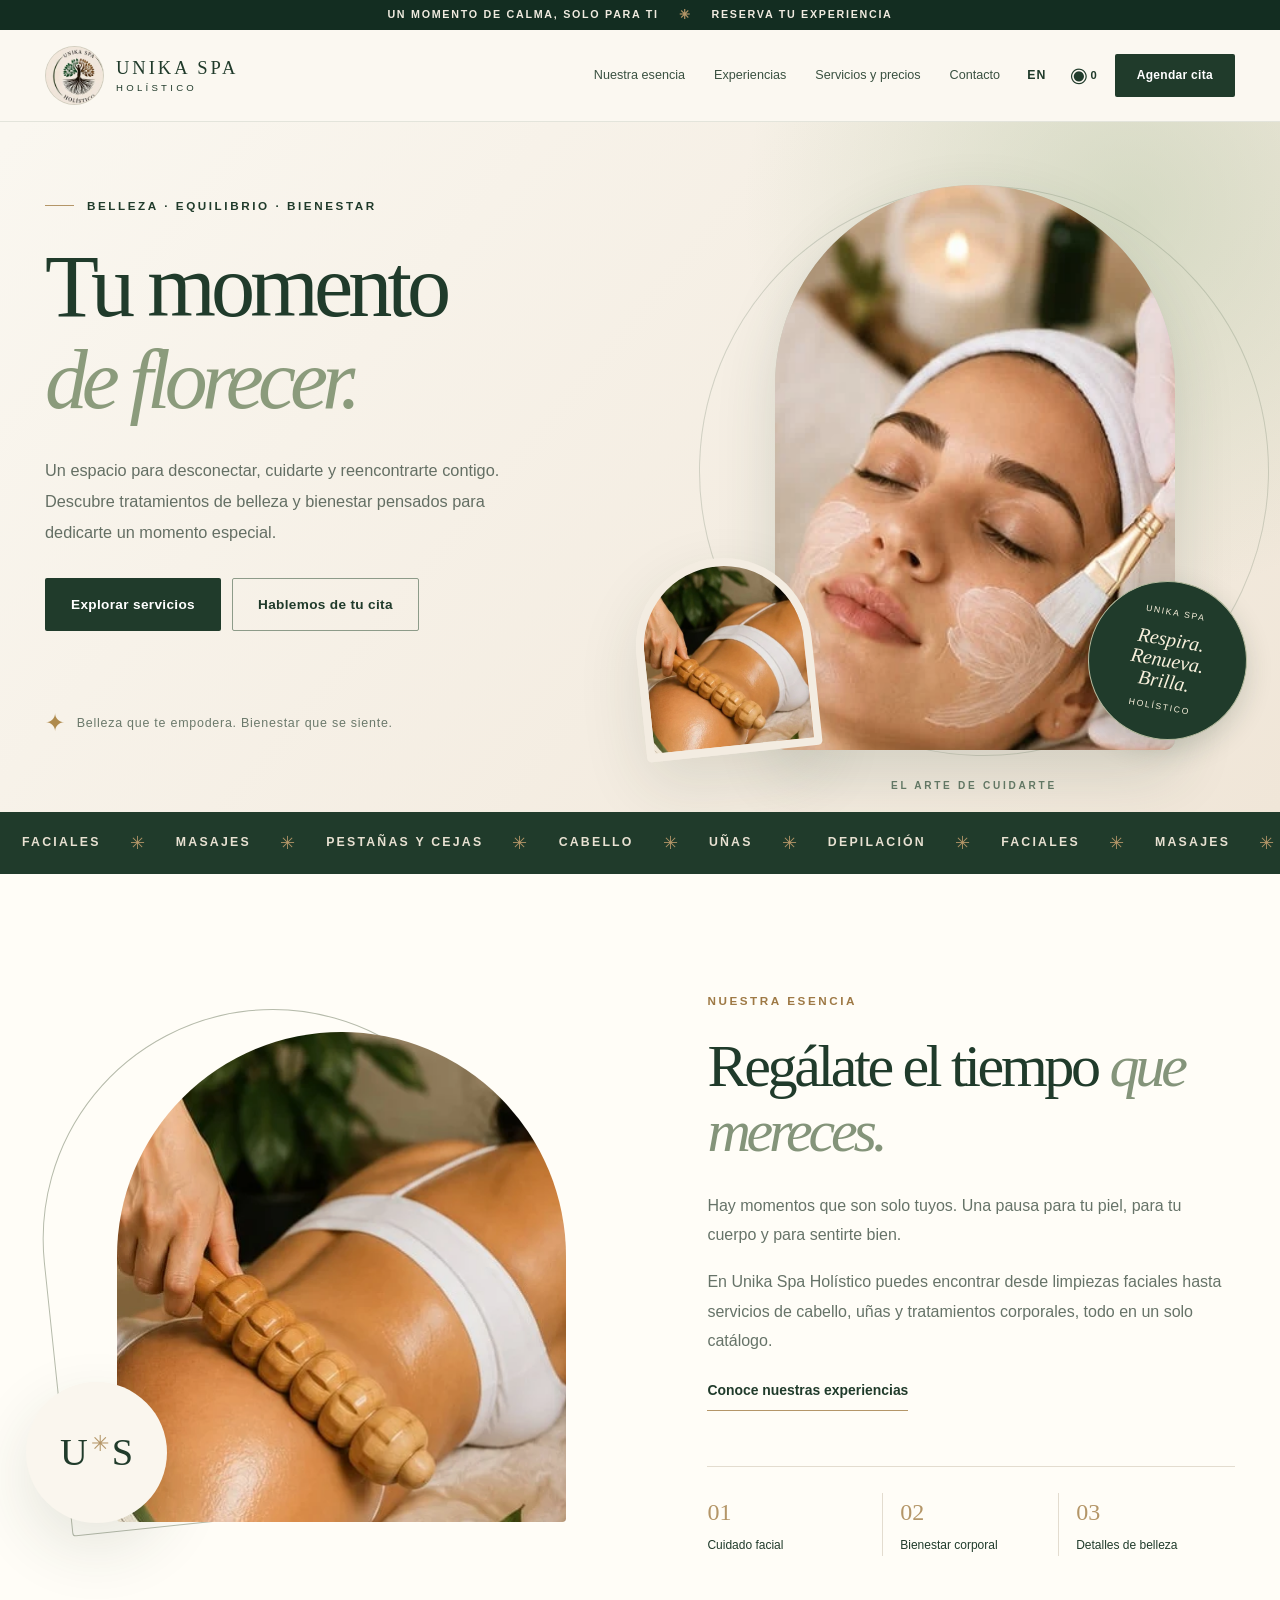
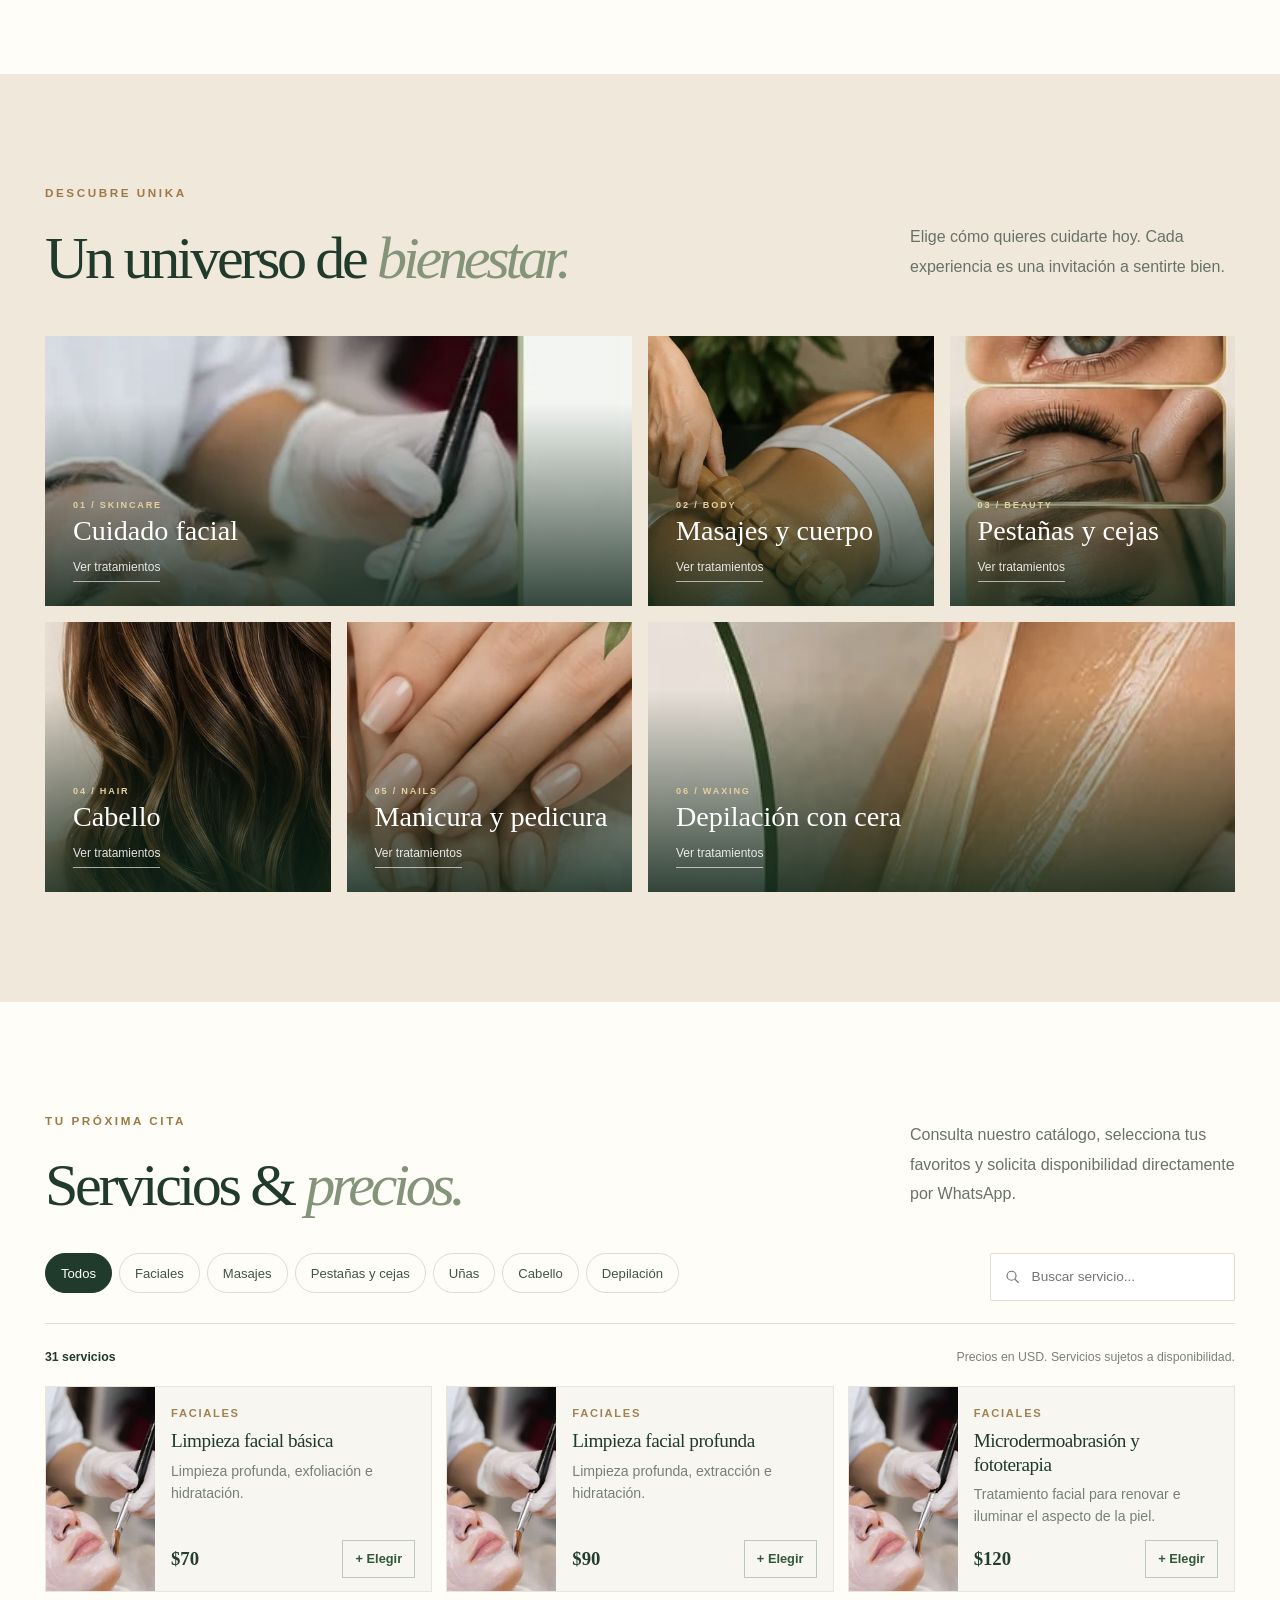
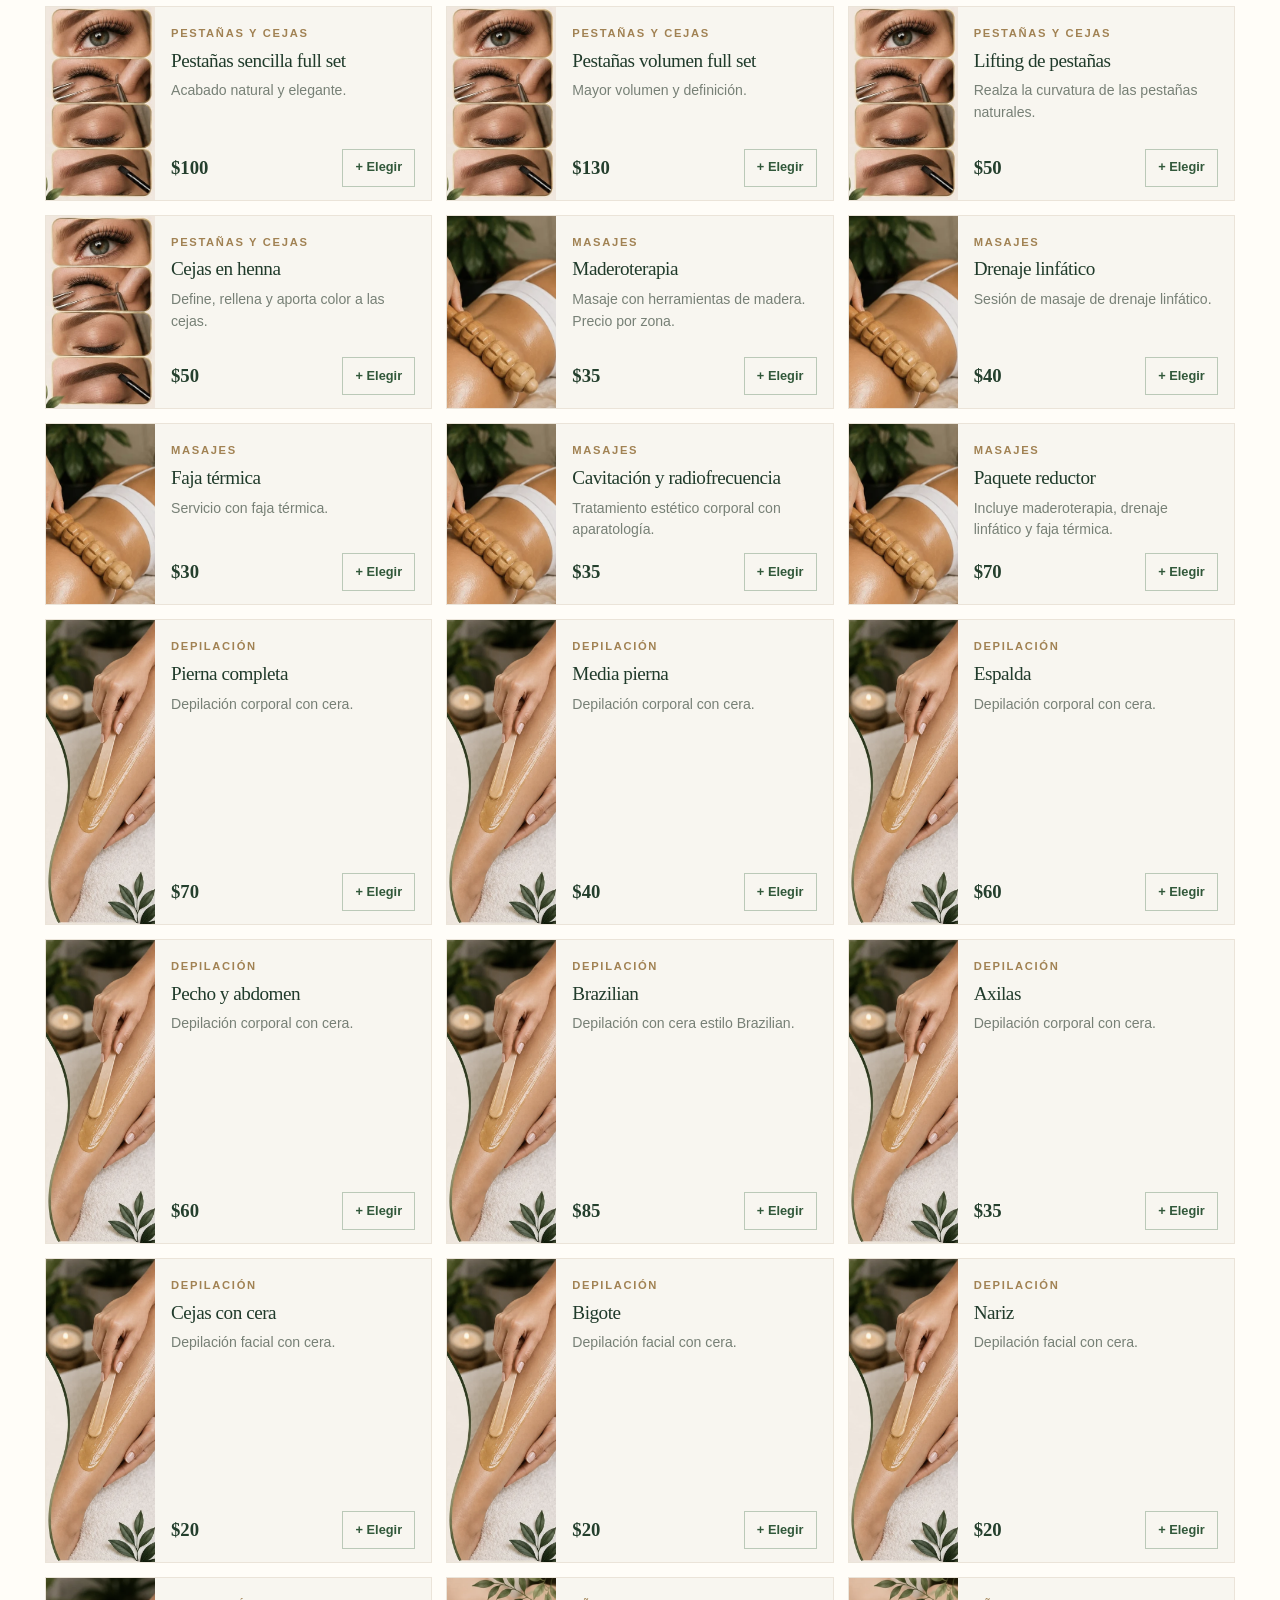
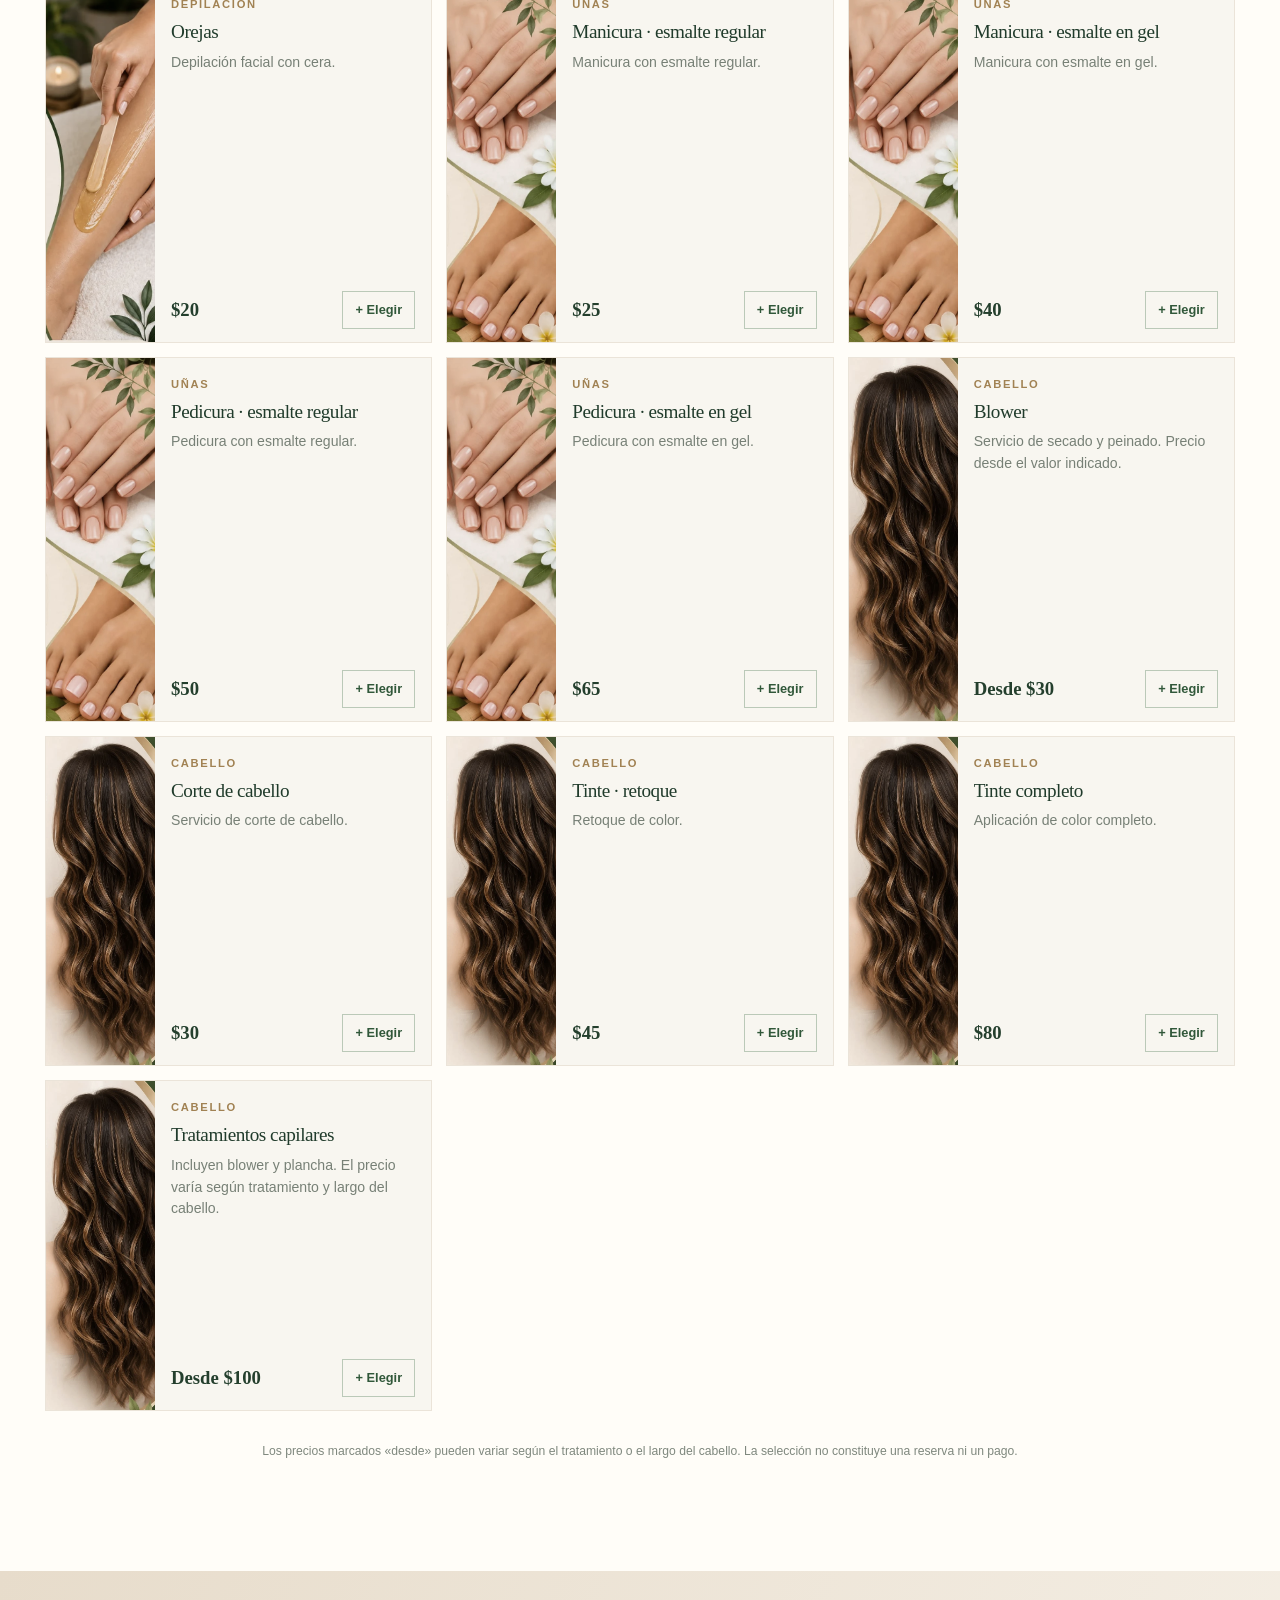
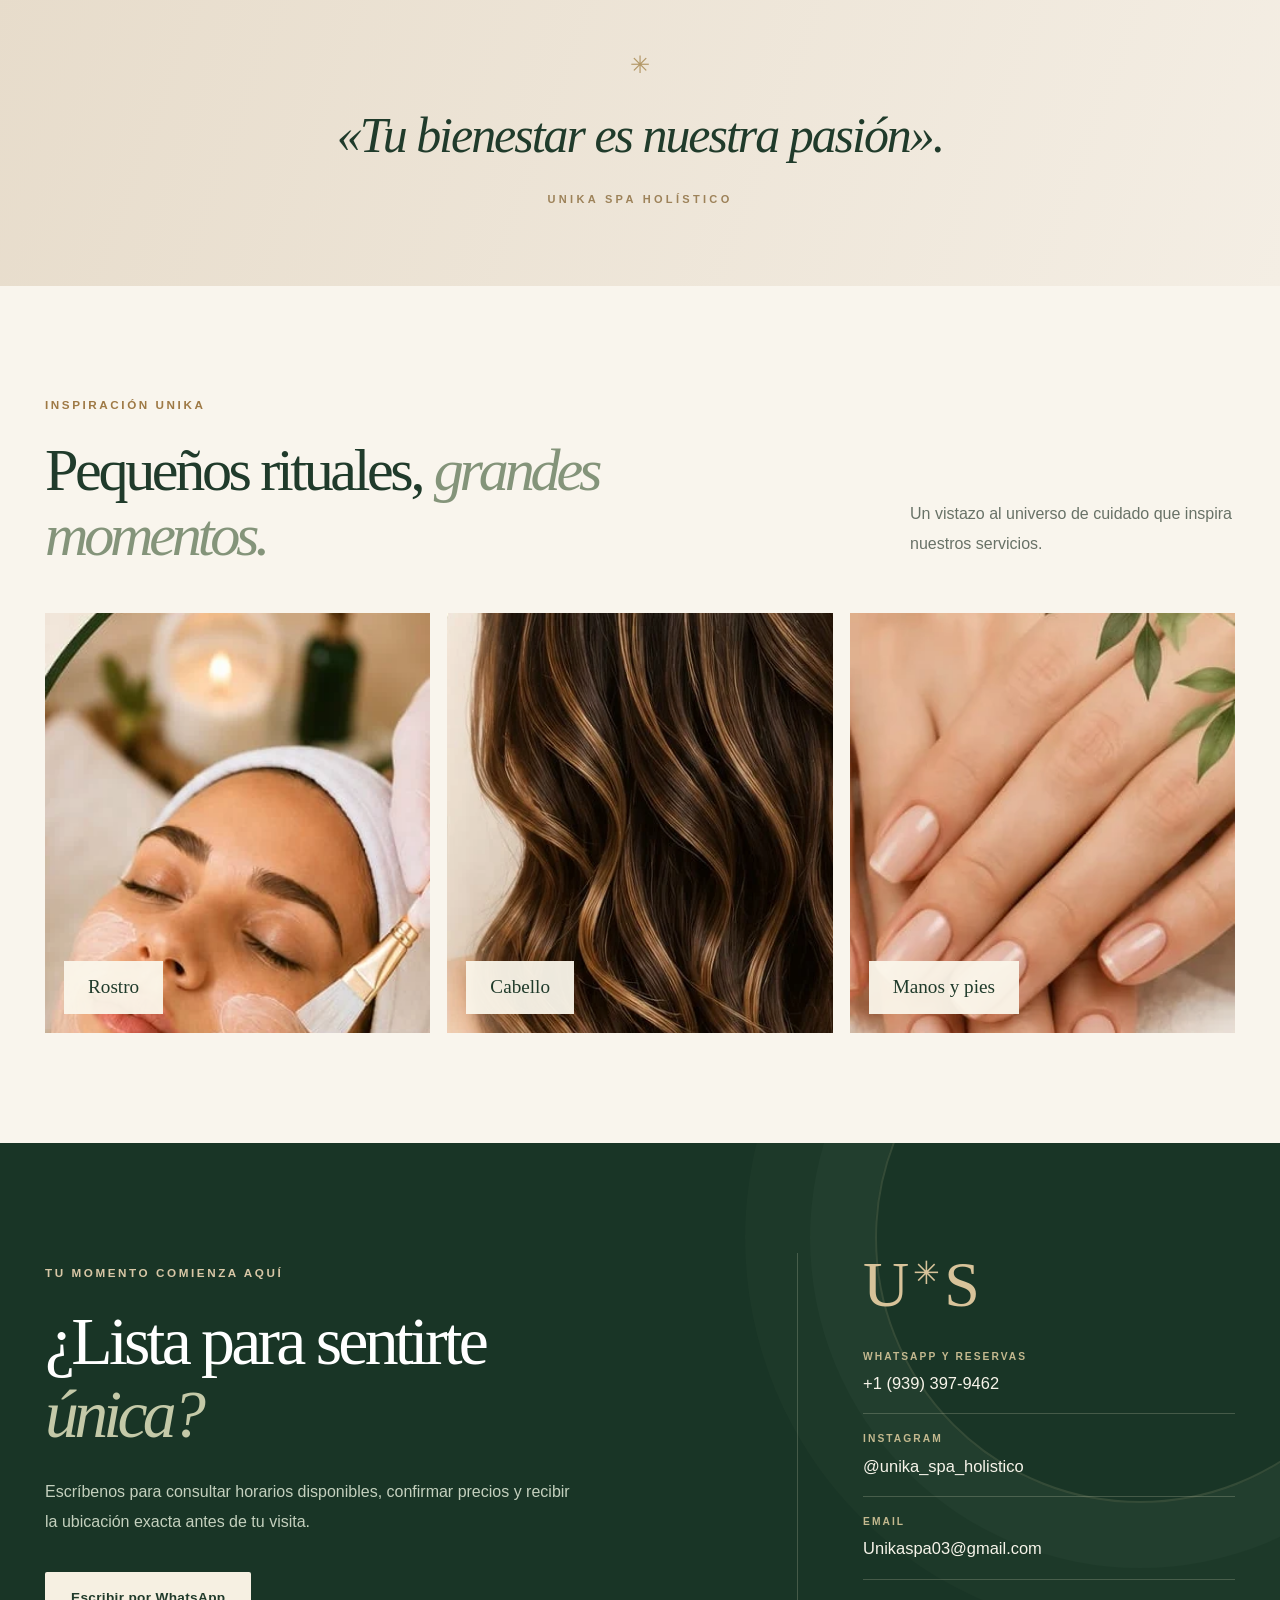
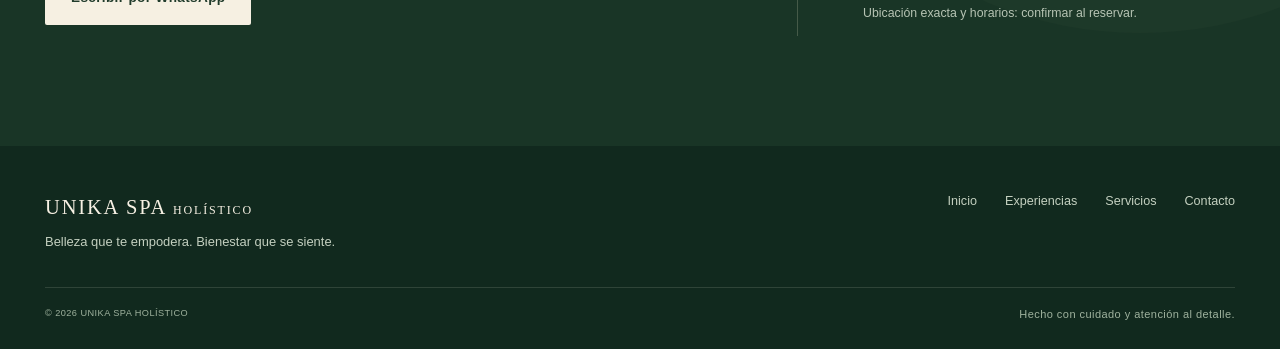
<file: index.html>
<!doctype html>
<html lang="es">
<head>
  <meta charset="utf-8">
  <meta name="viewport" content="width=device-width, initial-scale=1">
  <meta name="theme-color" content="#203b2b">
  <meta name="description" content="Unika Spa Holístico: cuidado facial y corporal, masajes, depilación, cabello, uñas, pestañas y cejas. Consulta los servicios y solicita tu cita por WhatsApp.">
  <title>Unika Spa Holístico | Belleza y bienestar</title>
  <link rel="icon" href="assets/images/logo.webp" type="image/webp">
  <link rel="stylesheet" href="css/styles.css">
  <script src="js/app.js" defer></script>
</head>
<body>
  <a class="skip-link" href="#contenido">Saltar al contenido</a>
  <div class="announcement"><span data-es="Un momento de calma, solo para ti" data-en="A moment of calm, just for you">Un momento de calma, solo para ti</span><span class="announcement-flower" aria-hidden="true">✳</span><span data-es="Reserva tu experiencia" data-en="Book your experience">Reserva tu experiencia</span></div>

  <header class="header" id="inicio">
    <div class="container header-inner">
      <a class="brand" href="#inicio" aria-label="Unika Spa Holístico, inicio">
        <span class="brand-mark"><img src="assets/images/logo.webp" alt="Logo del árbol de Unika Spa Holístico" width="58" height="54"></span>
        <span class="brand-copy"><span>UNIKA SPA</span><small>HOLÍSTICO</small></span>
      </a>
      <nav class="nav" id="primary-nav" aria-label="Navegación principal">
        <a href="#experiencia" data-es="Nuestra esencia" data-en="Our essence">Nuestra esencia</a>
        <a href="#categorias" data-es="Experiencias" data-en="Experiences">Experiencias</a>
        <a href="#servicios" data-es="Servicios y precios" data-en="Services & prices">Servicios y precios</a>
        <a href="#contacto" data-es="Contacto" data-en="Contact">Contacto</a>
      </nav>
      <div class="header-actions">
        <button id="language-switch" class="lang-switch" type="button" aria-label="Cambiar a inglés">EN</button>
        <button id="open-selection-top" class="selection-trigger" type="button" aria-label="Ver servicios seleccionados"><span aria-hidden="true">◉</span><span id="selection-count-top">0</span></button>
        <a class="button button-dark header-book" href="https://wa.me/19393979462?text=Hola%2C%20Unika%20Spa%20Hol%C3%ADstico.%20Quisiera%20consultar%20disponibilidad%20para%20una%20cita." target="_blank" rel="noopener noreferrer" data-es="Agendar cita" data-en="Book now">Agendar cita</a>
        <button id="menu-toggle" class="menu-toggle" type="button" aria-expanded="false" aria-controls="primary-nav" aria-label="Abrir menú"><span></span><span></span><span></span></button>
      </div>
    </div>
  </header>

  <main id="contenido">
    <section class="hero" aria-labelledby="hero-title">
      <div class="hero-glow" aria-hidden="true"></div>
      <div class="container hero-layout">
        <div class="hero-content">
          <p class="eyebrow"><span class="eyebrow-rule"></span><span data-es="BELLEZA · EQUILIBRIO · BIENESTAR" data-en="BEAUTY · BALANCE · WELLNESS">BELLEZA · EQUILIBRIO · BIENESTAR</span></p>
          <h1 id="hero-title" data-es="Tu momento <em>de florecer.</em>" data-en="Your time <em>to bloom.</em>">Tu momento <em>de florecer.</em></h1>
          <p class="hero-description" data-es="Un espacio para desconectar, cuidarte y reencontrarte contigo. Descubre tratamientos de belleza y bienestar pensados para dedicarte un momento especial." data-en="A space to unwind, care for yourself and reconnect. Explore beauty and wellness treatments for a moment that's entirely yours.">Un espacio para desconectar, cuidarte y reencontrarte contigo. Descubre tratamientos de belleza y bienestar pensados para dedicarte un momento especial.</p>
          <div class="hero-buttons">
            <a href="#servicios" class="button button-dark" data-es="Explorar servicios" data-en="Explore services">Explorar servicios</a>
            <a href="#contacto" class="button button-outline" data-es="Hablemos de tu cita" data-en="Let's plan your visit">Hablemos de tu cita</a>
          </div>
          <div class="hero-bottom"><span class="branch-icon" aria-hidden="true">✦</span><span data-es="Belleza que te empodera. Bienestar que se siente." data-en="Beauty that empowers. Wellness you can feel.">Belleza que te empodera. Bienestar que se siente.</span></div>
        </div>
        <div class="hero-art">
          <div class="hero-orbit" aria-hidden="true"></div>
          <div class="hero-portrait"><img src="assets/images/rostro.webp" alt="Tratamiento facial en Unika Spa Holístico" width="320" height="620" fetchpriority="high"></div>
          <div class="hero-small-photo"><img src="assets/images/masajes.webp" alt="Sesión de masaje con maderoterapia" width="450" height="500"></div>
          <div class="hero-seal"><span>UNIKA SPA</span><strong><span data-es="Respira." data-en="Breathe.">Respira.</span><span data-es="Renueva." data-en="Renew.">Renueva.</span><span data-es="Brilla." data-en="Glow.">Brilla.</span></strong><span>HOLÍSTICO</span></div>
          <div class="hero-caption" data-es="EL ARTE DE CUIDARTE" data-en="THE ART OF SELF-CARE">EL ARTE DE CUIDARTE</div>
        </div>
      </div>
    </section>

    <div class="ticker" aria-label="Categorías de servicios"><div class="ticker-track"><span data-es="FACIALES" data-en="FACIALS">FACIALES</span><b>✳</b><span data-es="MASAJES" data-en="MASSAGE">MASAJES</span><b>✳</b><span data-es="PESTAÑAS Y CEJAS" data-en="LASHES & BROWS">PESTAÑAS Y CEJAS</span><b>✳</b><span data-es="CABELLO" data-en="HAIR">CABELLO</span><b>✳</b><span data-es="UÑAS" data-en="NAILS">UÑAS</span><b>✳</b><span data-es="DEPILACIÓN" data-en="WAXING">DEPILACIÓN</span><b>✳</b><span data-es="FACIALES" data-en="FACIALS">FACIALES</span><b>✳</b><span data-es="MASAJES" data-en="MASSAGE">MASAJES</span><b>✳</b></div></div>

    <section id="experiencia" class="essence section-space" aria-labelledby="essence-title">
      <div class="container essence-grid">
        <div class="essence-art"><div class="essence-photo"><img src="assets/images/masajes.webp" alt="Maderoterapia en una sesión de cuidado corporal" loading="lazy" width="450" height="500"></div><div class="essence-signet">U<span>✳</span>S</div></div>
        <div class="essence-copy"><p class="eyebrow accent" data-es="NUESTRA ESENCIA" data-en="OUR ESSENCE">NUESTRA ESENCIA</p><h2 id="essence-title" data-es="Regálate el tiempo <em>que mereces.</em>" data-en="Give yourself the time <em>you deserve.</em>">Regálate el tiempo <em>que mereces.</em></h2><p data-es="Hay momentos que son solo tuyos. Una pausa para tu piel, para tu cuerpo y para sentirte bien." data-en="Some moments belong entirely to you. A pause for your skin, your body and your well-being.">Hay momentos que son solo tuyos. Una pausa para tu piel, para tu cuerpo y para sentirte bien.</p><p data-es="En Unika Spa Holístico puedes encontrar desde limpiezas faciales hasta servicios de cabello, uñas y tratamientos corporales, todo en un solo catálogo." data-en="At Unika Spa Holístico, explore everything from facial cleansing to hair, nails and body treatments in one place.">En Unika Spa Holístico puedes encontrar desde limpiezas faciales hasta servicios de cabello, uñas y tratamientos corporales, todo en un solo catálogo.</p><a href="#categorias" class="text-link" data-es="Conoce nuestras experiencias" data-en="Discover our experiences">Conoce nuestras experiencias</a><div class="essence-features"><div><strong>01</strong><span data-es="Cuidado facial" data-en="Facial care">Cuidado facial</span></div><div><strong>02</strong><span data-es="Bienestar corporal" data-en="Body wellness">Bienestar corporal</span></div><div><strong>03</strong><span data-es="Detalles de belleza" data-en="Beauty details">Detalles de belleza</span></div></div></div>
      </div>
    </section>

    <section class="categories section-space" id="categorias" aria-labelledby="category-title"><div class="container"><div class="section-heading"><div><p class="eyebrow accent" data-es="DESCUBRE UNIKA" data-en="DISCOVER UNIKA">DESCUBRE UNIKA</p><h2 id="category-title" data-es="Un universo de <em>bienestar.</em>" data-en="A world of <em>wellness.</em>">Un universo de <em>bienestar.</em></h2></div><p data-es="Elige cómo quieres cuidarte hoy. Cada experiencia es una invitación a sentirte bien." data-en="Choose how you'd like to care for yourself today. Every experience is an invitation to feel good.">Elige cómo quieres cuidarte hoy. Cada experiencia es una invitación a sentirte bien.</p></div>
      <div class="category-grid">
        <button class="category-tile category-large" data-category="facial" type="button"><img src="assets/images/facial.webp" alt="Tratamiento de limpieza facial" loading="lazy"><span class="tile-shade"></span><span class="tile-info"><small>01 / SKINCARE</small><strong data-es="Cuidado facial" data-en="Facial care">Cuidado facial</strong><span data-es="Ver tratamientos" data-en="View treatments">Ver tratamientos</span></span></button>
        <button class="category-tile" data-category="masajes" type="button"><img src="assets/images/masajes.webp" alt="Masaje corporal con rodillos de madera" loading="lazy"><span class="tile-shade"></span><span class="tile-info"><small>02 / BODY</small><strong data-es="Masajes y cuerpo" data-en="Massage & body">Masajes y cuerpo</strong><span data-es="Ver tratamientos" data-en="View treatments">Ver tratamientos</span></span></button>
        <button class="category-tile" data-category="pestanas" type="button"><img src="assets/images/pestanas.webp" alt="Detalle de tratamientos de pestañas y cejas" loading="lazy"><span class="tile-shade"></span><span class="tile-info"><small>03 / BEAUTY</small><strong data-es="Pestañas y cejas" data-en="Lashes & brows">Pestañas y cejas</strong><span data-es="Ver tratamientos" data-en="View treatments">Ver tratamientos</span></span></button>
        <button class="category-tile" data-category="cabello" type="button"><img src="assets/images/cabello.webp" alt="Cabello largo con ondas y reflejos" loading="lazy"><span class="tile-shade"></span><span class="tile-info"><small>04 / HAIR</small><strong data-es="Cabello" data-en="Hair">Cabello</strong><span data-es="Ver tratamientos" data-en="View treatments">Ver tratamientos</span></span></button>
        <button class="category-tile" data-category="unas" type="button"><img src="assets/images/unas.webp" alt="Manicura natural con esmalte claro" loading="lazy"><span class="tile-shade"></span><span class="tile-info"><small>05 / NAILS</small><strong data-es="Manicura y pedicura" data-en="Manicure & pedicure">Manicura y pedicura</strong><span data-es="Ver tratamientos" data-en="View treatments">Ver tratamientos</span></span></button>
        <button class="category-tile" data-category="depilacion" type="button"><img src="assets/images/depilacion.webp" alt="Aplicación de cera en la pierna" loading="lazy"><span class="tile-shade"></span><span class="tile-info"><small>06 / WAXING</small><strong data-es="Depilación con cera" data-en="Waxing">Depilación con cera</strong><span data-es="Ver tratamientos" data-en="View treatments">Ver tratamientos</span></span></button>
      </div></div></section>

    <section class="services section-space" id="servicios" aria-labelledby="services-title"><div class="container"><div class="section-heading service-heading"><div><p class="eyebrow accent" data-es="TU PRÓXIMA CITA" data-en="YOUR NEXT APPOINTMENT">TU PRÓXIMA CITA</p><h2 id="services-title" data-es="Servicios & <em>precios.</em>" data-en="Services & <em>prices.</em>">Servicios & <em>precios.</em></h2></div><p data-es="Consulta nuestro catálogo, selecciona tus favoritos y solicita disponibilidad directamente por WhatsApp." data-en="Browse our catalog, select your favorites and ask about availability directly on WhatsApp.">Consulta nuestro catálogo, selecciona tus favoritos y solicita disponibilidad directamente por WhatsApp.</p></div>
      <div class="catalog-toolbar"><div id="category-filters" class="filters" role="group" aria-label="Filtrar servicios por categoría"></div><label class="search-field"><svg viewBox="0 0 24 24" width="19" height="19" fill="none" stroke="currentColor" stroke-width="1.7" aria-hidden="true"><circle cx="10.9" cy="10.9" r="6.5"></circle><path d="m16 16 5 5"></path></svg><span class="sr-only" data-es="Buscar servicios" data-en="Search services">Buscar servicios</span><input id="search-input" type="search" placeholder="Buscar servicio..." autocomplete="off"></label></div>
      <div class="catalog-meta"><span id="results-count" aria-live="polite"></span><span data-es="Precios en USD. Servicios sujetos a disponibilidad." data-en="Prices in USD. Services subject to availability.">Precios en USD. Servicios sujetos a disponibilidad.</span></div>
      <div id="service-grid" class="service-grid" aria-live="polite"></div>
      <div id="empty-results" class="empty-results" hidden><strong data-es="No encontramos ese servicio." data-en="No matching services found.">No encontramos ese servicio.</strong><p data-es="Prueba otra búsqueda o cambia de categoría." data-en="Try another search or category.">Prueba otra búsqueda o cambia de categoría.</p><button type="button" class="button button-outline" id="clear-filters" data-es="Ver todos" data-en="View all">Ver todos</button></div>
      <p class="catalog-note" data-es="Los precios marcados «desde» pueden variar según el tratamiento o el largo del cabello. La selección no constituye una reserva ni un pago." data-en="Prices marked ‘from’ may vary depending on the treatment or hair length. Selecting services does not make a booking or payment.">Los precios marcados «desde» pueden variar según el tratamiento o el largo del cabello. La selección no constituye una reserva ni un pago.</p>
    </div></section>

    <section class="quote-section"><div class="container quote-inner"><span class="quote-flower" aria-hidden="true">✳</span><p data-es="«Tu bienestar es nuestra pasión»." data-en="“Your well-being is our passion.”">«Tu bienestar es nuestra pasión».</p><span class="quote-credit">UNIKA SPA HOLÍSTICO</span></div></section>

    <section id="galeria" class="gallery section-space"><div class="container"><div class="section-heading"><div><p class="eyebrow accent" data-es="INSPIRACIÓN UNIKA" data-en="UNIKA INSPIRATION">INSPIRACIÓN UNIKA</p><h2 data-es="Pequeños rituales, <em>grandes momentos.</em>" data-en="Small rituals, <em>beautiful moments.</em>">Pequeños rituales, <em>grandes momentos.</em></h2></div><p data-es="Un vistazo al universo de cuidado que inspira nuestros servicios." data-en="A glimpse into the care and beauty behind our services.">Un vistazo al universo de cuidado que inspira nuestros servicios.</p></div><div class="gallery-grid"><figure><img src="assets/images/rostro.webp" alt="Cuidado facial" loading="lazy"><figcaption data-es="Rostro" data-en="Face">Rostro</figcaption></figure><figure><img src="assets/images/cabello.webp" alt="Peinado con ondas naturales" loading="lazy"><figcaption data-es="Cabello" data-en="Hair">Cabello</figcaption></figure><figure><img src="assets/images/unas.webp" alt="Cuidado de las uñas" loading="lazy"><figcaption data-es="Manos y pies" data-en="Hands & feet">Manos y pies</figcaption></figure></div></div></section>

    <section id="contacto" class="contact section-space" aria-labelledby="contact-title"><div class="contact-pattern" aria-hidden="true"></div><div class="container contact-inner"><div><p class="eyebrow eyebrow-light" data-es="TU MOMENTO COMIENZA AQUÍ" data-en="YOUR MOMENT STARTS HERE">TU MOMENTO COMIENZA AQUÍ</p><h2 id="contact-title" data-es="¿Lista para sentirte <em>única?</em>" data-en="Ready to feel <em>unique?</em>">¿Lista para sentirte <em>única?</em></h2><p data-es="Escríbenos para consultar horarios disponibles, confirmar precios y recibir la ubicación exacta antes de tu visita." data-en="Message us to ask about available times, confirm pricing and get the exact location before your visit.">Escríbenos para consultar horarios disponibles, confirmar precios y recibir la ubicación exacta antes de tu visita.</p><a class="button button-cream" href="https://wa.me/19393979462?text=Hola%2C%20Unika%20Spa%20Hol%C3%ADstico.%20Quisiera%20agendar%20una%20cita%20y%20conocer%20la%20ubicaci%C3%B3n." target="_blank" rel="noopener noreferrer" data-es="Escribir por WhatsApp" data-en="Chat on WhatsApp">Escribir por WhatsApp</a></div><div class="contact-details"><span class="contact-monogram">U<span>✳</span>S</span><div class="contact-line"><small data-es="WHATSAPP Y RESERVAS" data-en="WHATSAPP & BOOKINGS">WHATSAPP Y RESERVAS</small><a href="https://wa.me/19393979462" target="_blank" rel="noopener noreferrer">+1 (939) 397-9462</a></div><div class="contact-line"><small>INSTAGRAM</small><a href="https://www.instagram.com/unika_spa_holistico/" target="_blank" rel="noopener noreferrer">@unika_spa_holistico</a></div><div class="contact-line"><small>EMAIL</small><a href="mailto:Unikaspa03@gmail.com">Unikaspa03@gmail.com</a></div><p class="contact-disclaimer" data-es="Ubicación exacta y horarios: confirmar al reservar." data-en="Exact location and hours: confirm when booking.">Ubicación exacta y horarios: confirmar al reservar.</p></div></div></section>
  </main>

  <footer class="footer"><div class="container footer-main"><div class="footer-brand"><span>UNIKA SPA <i>HOLÍSTICO</i></span><p data-es="Belleza que te empodera. Bienestar que se siente." data-en="Beauty that empowers. Wellness you can feel.">Belleza que te empodera. Bienestar que se siente.</p></div><nav aria-label="Enlaces de pie de página"><a href="#inicio" data-es="Inicio" data-en="Home">Inicio</a><a href="#categorias" data-es="Experiencias" data-en="Experiences">Experiencias</a><a href="#servicios" data-es="Servicios" data-en="Services">Servicios</a><a href="#contacto" data-es="Contacto" data-en="Contact">Contacto</a></nav></div><div class="container footer-bottom"><small>© <span id="year">2026</span> UNIKA SPA HOLÍSTICO</small><span data-es="Hecho con cuidado y atención al detalle." data-en="Made with care and attention to detail.">Hecho con cuidado y atención al detalle.</span></div></footer>

  <button class="floating-selection" id="floating-selection" type="button" hidden><span id="floating-count">0</span><span data-es="Mi selección" data-en="My selection">Mi selección</span></button>
  <div class="drawer-backdrop" id="drawer-backdrop" hidden></div>
  <aside class="selection-drawer" id="selection-drawer" role="dialog" aria-modal="true" aria-labelledby="drawer-title" aria-hidden="true" tabindex="-1">
    <div class="drawer-head"><div><p class="eyebrow accent" data-es="PREPARA TU VISITA" data-en="PLAN YOUR VISIT">PREPARA TU VISITA</p><h2 id="drawer-title" data-es="Tu selección" data-en="Your selection">Tu selección</h2></div><button class="close-button" id="close-selection" type="button" aria-label="Cerrar selección">×</button></div>
    <p class="drawer-intro" data-es="Elige los servicios que te interesan y consulta disponibilidad por WhatsApp." data-en="Choose the services you're interested in and ask about availability on WhatsApp.">Elige los servicios que te interesan y consulta disponibilidad por WhatsApp.</p>
    <div id="selected-items" class="selected-items"></div>
    <div class="drawer-footer"><div class="selection-total"><span data-es="Total de referencia" data-en="Reference total">Total de referencia</span><strong id="selection-total">$0</strong></div><p id="selection-notice" data-es="La reserva y los precios finales se confirman por WhatsApp." data-en="Booking and final prices are confirmed on WhatsApp.">La reserva y los precios finales se confirman por WhatsApp.</p><a id="checkout-whatsapp" class="button button-dark button-full disabled" href="#" target="_blank" rel="noopener noreferrer" aria-disabled="true" data-es="Consultar por WhatsApp" data-en="Ask on WhatsApp">Consultar por WhatsApp</a><button id="clear-selection" class="quiet-button" type="button" data-es="Vaciar selección" data-en="Clear selection">Vaciar selección</button></div>
  </aside>
  <div id="toast" class="toast" role="status" aria-live="polite"></div>
</body>
</html>
</file>
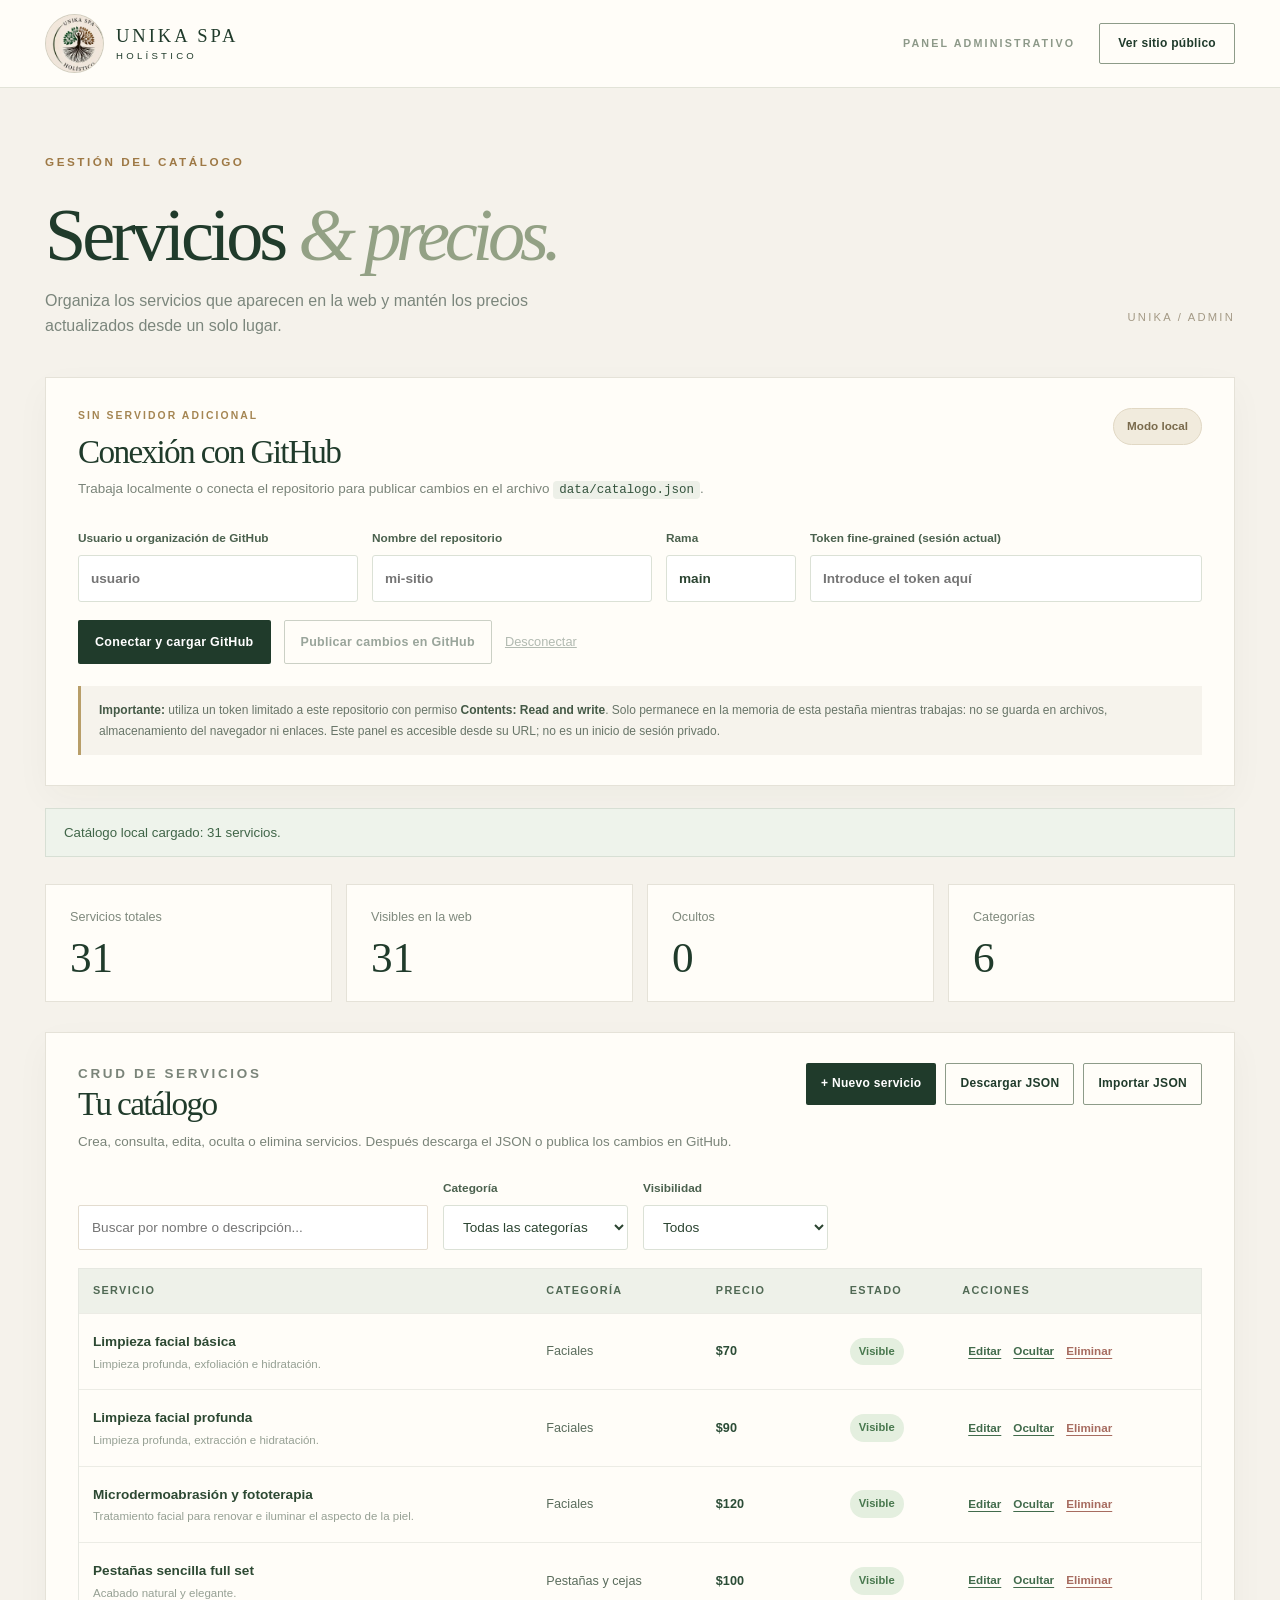
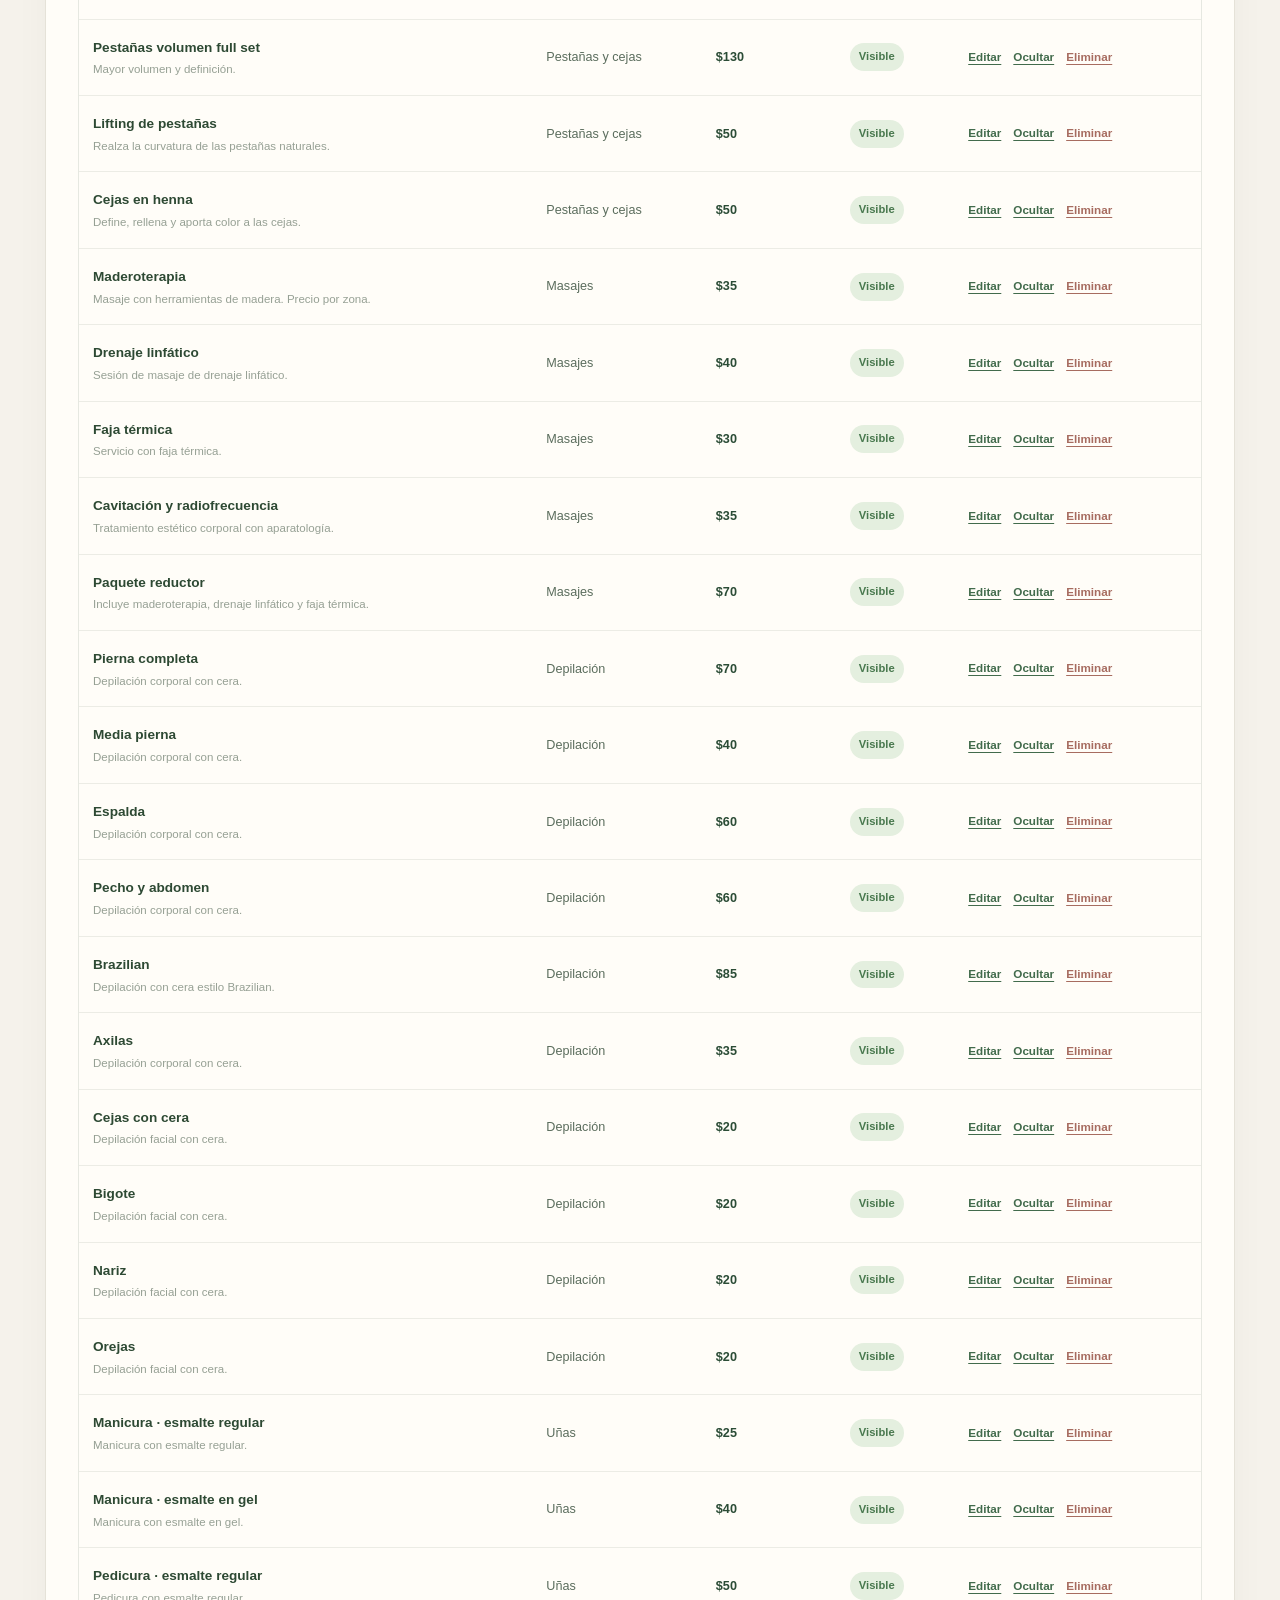
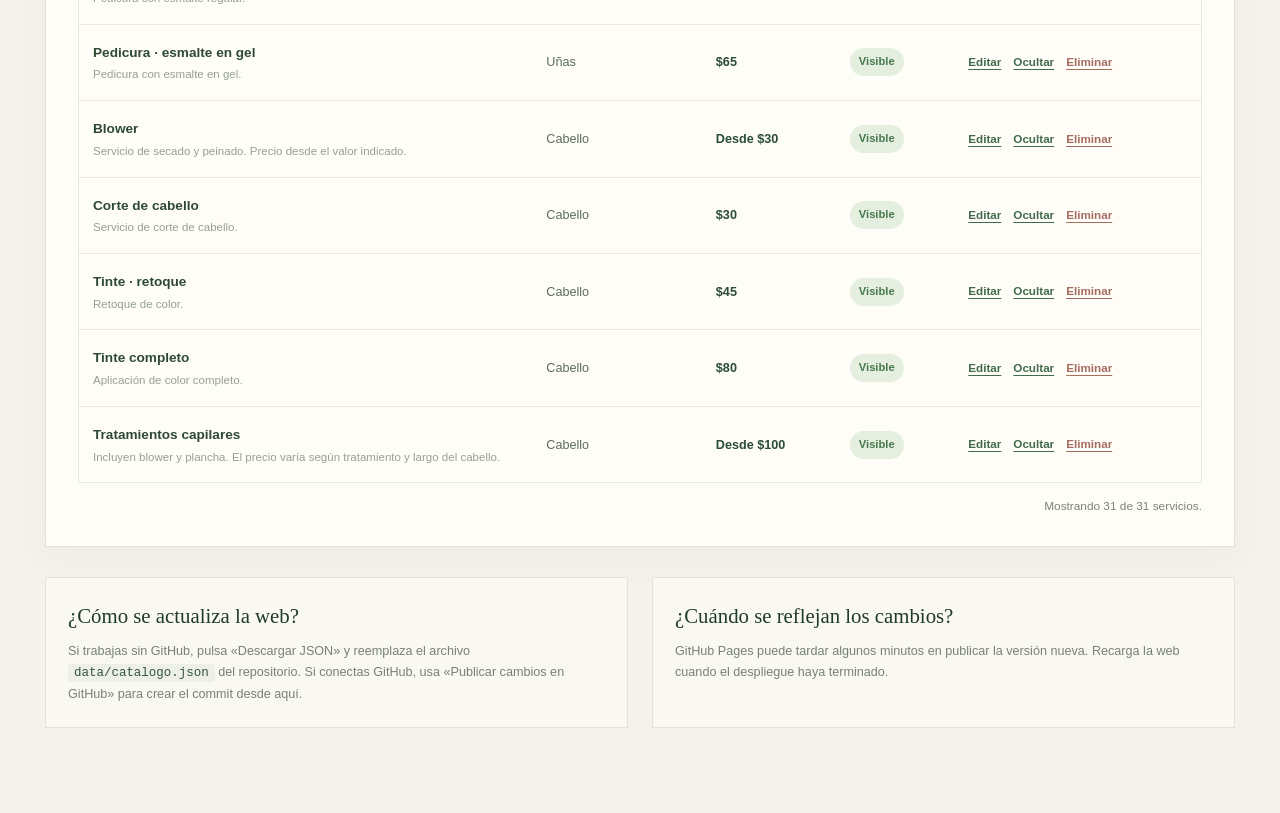
<file: admin.html>
<!doctype html>
<html lang="es">
<head>
  <meta charset="utf-8">
  <meta name="viewport" content="width=device-width, initial-scale=1">
  <meta name="theme-color" content="#203b2b">
  <meta name="robots" content="noindex,nofollow">
  <title>Administrador de servicios | Unika Spa Holístico</title>
  <link rel="icon" href="assets/images/logo.webp" type="image/webp">
  <link rel="stylesheet" href="css/styles.css">
  <link rel="stylesheet" href="css/admin.css">
  <script src="js/admin.js" defer></script>
</head>
<body class="admin-body">
  <header class="admin-header"><div class="container admin-header-inner"><a class="brand" href="index.html"><span class="brand-mark"><img src="assets/images/logo.webp" alt="Logo Unika Spa" width="58" height="54"></span><span class="brand-copy"><span>UNIKA SPA</span><small>HOLÍSTICO</small></span></a><div class="admin-header-side"><span class="admin-header-label">PANEL ADMINISTRATIVO</span><a class="button button-outline" href="index.html">Ver sitio público</a></div></div></header>

  <main class="container admin-main">
    <div class="admin-page-intro"><div><p class="eyebrow accent">GESTIÓN DEL CATÁLOGO</p><h1>Servicios <em>& precios.</em></h1><p>Organiza los servicios que aparecen en la web y mantén los precios actualizados desde un solo lugar.</p></div><span class="admin-submark">UNIKA / ADMIN</span></div>

    <section class="admin-panel github-panel" aria-labelledby="github-title"><div class="panel-head"><div><span class="panel-kicker">SIN SERVIDOR ADICIONAL</span><h2 id="github-title">Conexión con GitHub</h2><p>Trabaja localmente o conecta el repositorio para publicar cambios en el archivo <code>data/catalogo.json</code>.</p></div><span id="connection-badge" class="connection-badge">Modo local</span></div>
      <div class="github-grid"><label>Usuario u organización de GitHub<input id="github-owner" type="text" placeholder="usuario" autocomplete="off" spellcheck="false"></label><label>Nombre del repositorio<input id="github-repo" type="text" placeholder="mi-sitio" autocomplete="off" spellcheck="false"></label><label>Rama<input id="github-branch" type="text" value="main" autocomplete="off" spellcheck="false"></label><label>Token fine-grained (sesión actual)<input id="github-token" type="password" placeholder="Introduce el token aquí" autocomplete="off" spellcheck="false"></label></div>
      <div class="github-actions"><button type="button" id="connect-github" class="button button-dark">Conectar y cargar GitHub</button><button type="button" id="save-github" class="button button-outline" disabled>Publicar cambios en GitHub</button><button type="button" id="disconnect-github" class="text-control" disabled>Desconectar</button></div>
      <div class="security-note"><strong>Importante:</strong> utiliza un token limitado a este repositorio con permiso <strong>Contents: Read and write</strong>. Solo permanece en la memoria de esta pestaña mientras trabajas: no se guarda en archivos, almacenamiento del navegador ni enlaces. Este panel es accesible desde su URL; no es un inicio de sesión privado.</div>
    </section>

    <div class="status-message" id="status-message" role="status" aria-live="polite">Cargando catálogo local...</div>

    <section class="stat-grid" aria-label="Resumen del catálogo"><div class="stat-card"><span>Servicios totales</span><strong id="stat-total">—</strong></div><div class="stat-card"><span>Visibles en la web</span><strong id="stat-visible">—</strong></div><div class="stat-card"><span>Ocultos</span><strong id="stat-hidden">—</strong></div><div class="stat-card"><span>Categorías</span><strong id="stat-categories">—</strong></div></section>

    <section class="admin-panel catalog-admin" aria-labelledby="catalog-admin-title"><div class="admin-catalog-heading"><div><p class="panel-kicker">CRUD DE SERVICIOS</p><h2 id="catalog-admin-title">Tu catálogo</h2><p>Crea, consulta, edita, oculta o elimina servicios. Después descarga el JSON o publica los cambios en GitHub.</p></div><div class="admin-main-actions"><button id="add-product" class="button button-dark" type="button">+ Nuevo servicio</button><button id="export-json" class="button button-outline" type="button">Descargar JSON</button><button id="import-json" class="button button-outline" type="button">Importar JSON</button><input id="import-file" class="sr-only" type="file" accept="application/json,.json"></div></div>
      <div class="admin-filter-row"><label class="search-field"><span class="sr-only">Buscar servicio</span><input id="admin-search" type="search" placeholder="Buscar por nombre o descripción..."></label><label class="admin-select-label">Categoría<select id="admin-category"><option value="all">Todas las categorías</option><option value="facial">Faciales</option><option value="masajes">Masajes</option><option value="pestanas">Pestañas y cejas</option><option value="unas">Uñas</option><option value="cabello">Cabello</option><option value="depilacion">Depilación</option></select></label><label class="admin-select-label">Visibilidad<select id="admin-visibility"><option value="all">Todos</option><option value="visible">Visibles</option><option value="hidden">Ocultos</option></select></label></div>
      <div class="admin-table-scroll"><table class="admin-table"><thead><tr><th scope="col">Servicio</th><th scope="col">Categoría</th><th scope="col">Precio</th><th scope="col">Estado</th><th scope="col">Acciones</th></tr></thead><tbody id="admin-tbody"></tbody></table></div><p class="table-footer" id="admin-results"></p>
    </section>
    <div class="admin-bottom-help"><div><h3>¿Cómo se actualiza la web?</h3><p>Si trabajas sin GitHub, pulsa «Descargar JSON» y reemplaza el archivo <code>data/catalogo.json</code> del repositorio. Si conectas GitHub, usa «Publicar cambios en GitHub» para crear el commit desde aquí.</p></div><div><h3>¿Cuándo se reflejan los cambios?</h3><p>GitHub Pages puede tardar algunos minutos en publicar la versión nueva. Recarga la web cuando el despliegue haya terminado.</p></div></div>
  </main>

  <dialog id="product-dialog" class="product-dialog" aria-labelledby="product-dialog-title"><form id="product-form" method="dialog" novalidate><div class="dialog-header"><div><p class="panel-kicker">EDITAR CATÁLOGO</p><h2 id="product-dialog-title">Nuevo servicio</h2></div><button type="button" id="close-dialog" class="close-button" aria-label="Cerrar formulario">×</button></div><div class="dialog-fields"><label>Nombre del servicio *<input id="field-name" type="text" maxlength="130" required></label><label>Nombre en inglés<input id="field-name-en" type="text" maxlength="130"></label><label>Categoría *<select id="field-category" required><option value="facial">Faciales</option><option value="masajes">Masajes</option><option value="pestanas">Pestañas y cejas</option><option value="unas">Uñas</option><option value="cabello">Cabello</option><option value="depilacion">Depilación</option></select></label><label>Tipo de precio *<select id="field-price-type"><option value="fixed">Precio fijo</option><option value="from">Desde este precio</option><option value="consult">Consultar precio</option></select></label><label>Precio en USD *<input id="field-price" type="number" min="0" max="100000" step="0.01" inputmode="decimal" required></label><label class="full-field">Descripción en español<textarea id="field-description" rows="3" maxlength="400"></textarea></label><label class="full-field">Descripción en inglés<textarea id="field-description-en" rows="3" maxlength="400"></textarea></label><label class="check-label full-field"><input id="field-visible" type="checkbox" checked><span>Mostrar este servicio en el catálogo público</span></label></div><p id="form-error" class="form-error" role="alert" hidden></p><div class="dialog-footer"><button type="button" class="button button-outline" id="cancel-dialog">Cancelar</button><button class="button button-dark" id="save-product" type="submit">Guardar servicio</button></div></form></dialog>
</body>
</html>
</file>
<file: css/styles.css>
:root{--forest:#203b2b;--forest-dark:#132d21;--leaf:#617d61;--ink:#283c2f;--oat:#f0e8da;--cream:#faf6ee;--paper:#fffdf8;--gold:#b49668;--gold-soft:#dfd0b9;--muted:#687167;--line:#e3dccf;--radius:18px;--shadow:0 24px 65px rgba(38,54,37,.12)}
*,*::before,*::after{box-sizing:border-box}
html{scroll-behavior:smooth;scroll-padding-top:96px}
body{margin:0;background:var(--cream);color:var(--ink);font-family:Arial,Helvetica,sans-serif;font-size:16px;line-height:1.6;-webkit-font-smoothing:antialiased}
body.drawer-open{overflow:hidden}
img{max-width:100%;display:block}
button,input{font:inherit}
button{cursor:pointer}
a{color:inherit;text-decoration:none}
a:focus-visible,button:focus-visible,input:focus-visible{outline:3px solid #bd914f;outline-offset:4px}
[hidden]{display:none!important}
.sr-only{position:absolute;width:1px;height:1px;padding:0;margin:-1px;overflow:hidden;clip:rect(0,0,0,0);white-space:nowrap;border:0}
.skip-link{position:fixed;top:-80px;left:20px;padding:12px 18px;background:#fff;color:var(--forest);z-index:999}
.skip-link:focus{top:18px}
.container{width:min(1190px,calc(100% - 68px));margin:0 auto}
.section-space{padding:110px 0}
h1,h2,h3,p{margin-top:0}
h1,h2,h3{font-weight:400}
h1,h2{font-family:Georgia,'Times New Roman',serif;letter-spacing:-.056em;line-height:1.08}
h1 em,h2 em{font-weight:400;color:#84947a;letter-spacing:-.07em}
.eyebrow{display:flex;gap:13px;align-items:center;margin:0 0 24px;color:var(--forest);font-size:.73rem;letter-spacing:.22em;font-weight:700;line-height:1.5}
.eyebrow-rule{height:1px;width:29px;background:var(--gold)}
.eyebrow.accent{color:#9e7945}
.eyebrow-light{color:#d8c7a6}
.button{display:inline-flex;align-items:center;justify-content:center;min-height:53px;padding:14px 25px;border:1px solid transparent;border-radius:2px;font-weight:700;font-size:.85rem;letter-spacing:.025em;line-height:1.3;transition:background .24s,color .24s,transform .24s,border-color .24s;text-align:center}
.button:hover{transform:translateY(-2px)}
.button-dark{background:var(--forest);color:white}
.button-dark:hover{background:#325640}
.button-outline{border-color:#8d9b89;color:var(--forest);background:transparent}
.button-outline:hover{background:#eceee5;border-color:var(--forest)}
.button-cream{background:#f6f0e2;color:var(--forest)}
.button-cream:hover{background:white}
.button-full{width:100%}

/* Navigation */
.announcement{height:30px;display:flex;gap:20px;align-items:center;justify-content:center;background:var(--forest-dark);color:#efeadf;font-size:.67rem;font-weight:700;letter-spacing:.16em;text-transform:uppercase}
.announcement-flower{font-size:13px;color:var(--gold)}
.header{height:92px;position:sticky;top:0;z-index:30;background:rgba(251,248,241,.97);border-bottom:1px solid rgba(101,117,99,.16);backdrop-filter:blur(14px)}
.header-inner,.header-actions,.nav,.brand{display:flex;align-items:center}
.header-inner{height:100%;justify-content:space-between;gap:22px}
.brand{gap:12px;min-width:228px}
.brand-mark{width:59px;height:59px;border-radius:50%;overflow:hidden;background:#efe6d9;display:grid;place-items:center;border:1px solid rgba(42,65,42,.14)}
.brand-mark img{width:61px;height:57px;max-width:none;object-fit:cover;object-position:center}
.brand-copy{display:flex;flex-direction:column;line-height:1.1;letter-spacing:.16em;color:var(--forest);font-family:Georgia,serif;font-size:1.16rem}
.brand-copy small{font-family:Arial,sans-serif;font-size:.6rem;letter-spacing:.34em;margin-top:5px}
.nav{gap:29px;margin-left:auto}
.nav a{font-size:.79rem;color:#3a5141;white-space:nowrap;transition:color .2s}
.nav a:hover{color:#b08854}
.header-actions{gap:13px}
.lang-switch{border:0;background:none;color:var(--forest);font-size:.77rem;font-weight:700;letter-spacing:.09em;padding:10px 5px}
.selection-trigger{min-width:32px;position:relative;display:flex;align-items:center;gap:4px;padding:6px 5px;border:none;background:transparent;color:var(--forest)}
.selection-trigger>span:first-child{font-size:1.28rem;transform:rotate(-25deg)}
.selection-trigger>span:last-child{font-weight:700;font-size:.7rem}
.header-book{min-height:43px;padding:12px 21px;font-size:.75rem}
.menu-toggle{display:none;flex-direction:column;gap:5px;justify-content:center;padding:11px;border:0;background:transparent}
.menu-toggle span{width:23px;height:2px;background:var(--forest)}

/* Hero */
.hero{position:relative;isolation:isolate;overflow:hidden;background:linear-gradient(130deg,#faf7f0 1%,#f0e6d8 100%)}
.hero-glow{position:absolute;width:780px;height:780px;right:-240px;top:-300px;border-radius:50%;background:radial-gradient(circle,rgba(183,199,166,.5),transparent 70%);z-index:-1}
.hero-layout{min-height:690px;display:grid;grid-template-columns:51% 49%;align-items:center;gap:0}
.hero-content{padding:58px 0 52px;position:relative;z-index:2}
.hero h1{font-size:clamp(4.1rem,6.9vw,6.5rem);max-width:680px;margin:0 0 28px;color:var(--forest)}
.hero h1 em{display:block;font-size:.97em;color:#8b9b7c}
.hero-description{max-width:470px;color:#646f64;line-height:1.9;font-size:1.02rem;margin:0 0 31px}
.hero-buttons{display:flex;flex-wrap:wrap;gap:11px}
.hero-bottom{margin-top:73px;color:#6b796b;font-size:.78rem;letter-spacing:.06em;display:flex;gap:11px;align-items:center}
.branch-icon{color:#af8a4c;font-size:1.5rem}
.hero-art{height:670px;position:relative;display:flex;align-items:center;justify-content:center}
.hero-orbit{position:absolute;width:570px;height:570px;border:1px solid rgba(66,91,67,.2);border-radius:50%;left:8%;top:8%;transform:rotate(-20deg)}
.hero-portrait{width:400px;height:565px;margin-left:63px;overflow:hidden;position:relative;border-radius:210px 210px 11px 11px;box-shadow:0 23px 60px rgba(46,68,48,.16);background:#c4c8b9}
.hero-portrait img{height:100%;width:100%;object-fit:cover;object-position:50% 20%;filter:saturate(.83)}
.hero-small-photo{position:absolute;left:-15px;bottom:48px;width:176px;height:196px;border:8px solid #f3ece1;box-shadow:var(--shadow);border-radius:105px 105px 5px 5px;overflow:hidden;transform:rotate(-6deg)}
.hero-small-photo img{width:100%;height:100%;object-fit:cover;object-position:center}
.hero-seal{position:absolute;right:-12px;bottom:62px;width:159px;height:159px;border:1px solid #b5ba9e;background:var(--forest);box-shadow:0 10px 28px rgba(29,52,35,.19);border-radius:50%;display:flex;flex-direction:column;justify-content:center;align-items:center;text-align:center;color:#f8f0dc;transform:rotate(10deg);gap:9px}
.hero-seal>span{font-size:.54rem;letter-spacing:.2em}
.hero-seal strong{font-family:Georgia,serif;font-size:1.25rem;font-weight:400;line-height:1.05;font-style:italic}
.hero-caption{position:absolute;left:41%;bottom:8px;color:#627764;letter-spacing:.27em;font-size:.63rem;font-weight:700}
.ticker{background:var(--forest);color:#e8e1d2;overflow:hidden;height:62px;display:flex;align-items:center}
.ticker-track{display:flex;align-items:center;justify-content:space-between;gap:29px;width:max-content;min-width:100%;padding:0 22px;white-space:nowrap;font-size:.77rem;font-weight:700;letter-spacing:.18em}
.ticker b{font-size:1.1rem;color:var(--gold);font-weight:400}

/* Essence */
.essence{background:#fffdf7}
.essence-grid{display:grid;grid-template-columns:46% 1fr;gap:115px;align-items:center}
.essence-art{height:580px;position:relative;display:grid;place-items:center}
.essence-art:before{content:'';position:absolute;left:0;top:25px;width:84%;height:87%;border:1px solid #b6bbab;border-radius:260px 260px 4px 4px;transform:rotate(-6deg)}
.essence-photo{width:82%;height:490px;overflow:hidden;border-radius:240px 240px 4px 4px;position:relative;transform:translate(23px,3px);background:#a8b39f}
.essence-photo img{height:100%;width:100%;object-fit:cover}
.essence-signet{position:absolute;left:-19px;bottom:41px;background:var(--cream);width:141px;height:141px;display:flex;align-items:center;justify-content:center;gap:3px;border-radius:50%;box-shadow:var(--shadow);font-family:Georgia,serif;color:var(--forest);font-size:2.4rem}
.essence-signet span{color:var(--gold);font-size:1.4rem;margin-top:-17px}
.essence-copy h2,.section-heading h2{font-size:clamp(2.8rem,4.7vw,4.7rem);color:var(--forest);margin-bottom:27px}
.essence-copy>p:not(.eyebrow){color:#667368;max-width:520px;line-height:1.85;margin-bottom:17px}
.text-link{display:inline-block;color:var(--forest);font-weight:700;font-size:.87rem;padding-bottom:9px;border-bottom:1px solid var(--gold);margin-top:6px;transition:color .2s}
.text-link:hover{color:#9d794e}
.essence-features{display:grid;grid-template-columns:repeat(3,1fr);gap:0;margin-top:55px;padding-top:26px;border-top:1px solid var(--line)}
.essence-features div{display:flex;flex-direction:column;gap:5px;border-right:1px solid var(--line);padding:0 14px 0 17px}
.essence-features div:first-child{padding-left:0}
.essence-features div:last-child{border-right:0}
.essence-features strong{font-family:Georgia,serif;color:var(--gold);font-weight:400;font-size:1.5rem}
.essence-features span{font-size:.75rem;color:var(--forest)}

/* Editorial categories */
.categories{background:var(--oat)}
.section-heading{display:flex;gap:35px;align-items:end;justify-content:space-between;margin-bottom:45px}
.section-heading>div{max-width:720px}
.section-heading h2{margin-bottom:0}
.section-heading>p{max-width:325px;color:#687267;line-height:1.85;margin:0 0 9px;font-size:.93rem}
.category-grid{display:grid;grid-template-columns:repeat(4,1fr);grid-template-rows:270px 270px;gap:16px}
.category-tile{position:relative;min-height:0;border:0;padding:0;text-align:left;overflow:hidden;background:#9aa995;isolation:isolate}
.category-tile:nth-child(1),.category-tile:last-child{grid-column:span 2}
.category-tile img{width:100%;height:100%;object-fit:cover;transition:transform .6s cubic-bezier(.2,.8,.2,1),filter .4s;filter:saturate(.85)}
.category-tile:hover img{transform:scale(1.06);filter:saturate(1.08)}
.category-tile:nth-child(1) img{object-position:center 34%}
.category-tile:nth-child(2) img{object-position:center 35%}
.category-tile:nth-child(3) img{object-position:center 35%}
.category-tile:nth-child(4) img{object-position:center 34%}
.category-tile:nth-child(5) img{object-position:center 26%}
.category-tile:nth-child(6) img{object-position:center 47%}
.tile-shade{position:absolute;inset:0;background:linear-gradient(0deg,rgba(12,36,23,.83),rgba(12,36,23,.03) 75%);transition:background .3s}
.tile-info{position:absolute;bottom:24px;left:28px;right:23px;display:flex;flex-direction:column;align-items:flex-start;color:#fff;gap:3px}
.tile-info small{font-size:.57rem;letter-spacing:.2em;color:#e5d0a1;font-weight:700}
.tile-info strong{font-family:Georgia,serif;font-weight:400;font-size:clamp(1.4rem,2.2vw,2.05rem);line-height:1.17}
.tile-info>span{margin-top:7px;border-bottom:1px solid rgba(255,255,255,.7);padding-bottom:3px;font-size:.75rem;opacity:.87}

/* Editable JSON catalog */
.services{background:#fffdf8}
.service-heading{margin-bottom:35px}
.catalog-toolbar{display:flex;gap:20px;align-items:start;justify-content:space-between;flex-wrap:wrap;border-bottom:1px solid var(--line);padding-bottom:22px}
.filters{display:flex;flex-wrap:wrap;gap:7px;flex:1}
.filter-chip{border:1px solid #d7dfd1;background:transparent;color:#405642;min-height:39px;padding:8px 15px;border-radius:100px;font-size:.76rem;transition:all .18s}
.filter-chip:hover{border-color:var(--forest)}
.filter-chip.active{background:var(--forest);color:#fff;border-color:var(--forest)}
.search-field{display:flex;align-items:center;gap:11px;width:245px;border:1px solid var(--line);border-radius:2px;padding:0 13px;color:#6b766b;background:#fff}
.search-field input{border:none;outline:none;padding:12px 0;width:100%;min-width:0;color:var(--forest);font-size:.85rem;background:transparent}
.search-field:focus-within{outline:2px solid #bda06b}
.catalog-meta{display:flex;justify-content:space-between;gap:12px;flex-wrap:wrap;padding:24px 0 19px;font-size:.77rem;color:#7b827a}
.catalog-meta span:first-child{font-weight:700;color:var(--forest)}
.service-grid{display:grid;grid-template-columns:repeat(3,minmax(0,1fr));gap:14px}
.service-card{display:flex;min-height:178px;background:#f8f6f0;border:1px solid #ebe4d9;transition:border-color .22s,box-shadow .22s,transform .22s;overflow:hidden}
.service-card:hover{border-color:#bec8b5;box-shadow:0 16px 30px rgba(30,57,35,.09);transform:translateY(-3px)}
.service-card-media{width:109px;flex:0 0 109px;overflow:hidden;background:#d1d7c5}
.service-card-media img{width:100%;height:100%;object-fit:cover;object-position:center;filter:saturate(.79)}
.service-card-body{padding:18px 16px 13px;display:flex;flex-direction:column;min-width:0;flex:1}
.service-category{font-size:.62rem;font-weight:700;letter-spacing:.15em;text-transform:uppercase;color:#a18253;margin-bottom:6px}
.service-card h3{font-family:Georgia,serif;font-size:1.2rem;line-height:1.22;letter-spacing:-.025em;color:var(--forest);margin:0 0 8px}
.service-card-body>p{font-size:.76rem;color:#778076;line-height:1.55;margin:0 0 12px;flex:1}
.service-card-foot{display:flex;align-items:center;justify-content:space-between;gap:5px}
.service-price{color:#243f2d;font-family:Georgia,serif;font-weight:700;font-size:1.17rem;white-space:nowrap}
.add-service{min-height:32px;min-width:73px;padding:7px 9px;background:transparent;border:1px solid #bbc9b8;color:#31583a;font-size:.69rem;line-height:1.1;font-weight:700;white-space:nowrap;transition:all .2s}
.add-service:hover,.add-service.is-selected{background:var(--forest);border-color:var(--forest);color:#fff}
.catalog-note{margin:31px 0 0;text-align:center;font-size:.76rem;color:#7f887e}
.empty-results{text-align:center;padding:60px 15px;background:var(--oat);margin-top:8px}
.empty-results strong{font-family:Georgia,serif;font-weight:400;font-size:1.75rem}
.empty-results p{color:var(--muted);margin-top:10px}
.loading-error{grid-column:1/-1;padding:35px;background:#fff0eb;border:1px solid #dabeb5;color:#75382e}

/* Brand quotation and gallery */
.quote-section{padding:75px 0;background:linear-gradient(110deg,#e7dccb,#f4eee4);text-align:center}
.quote-flower{display:block;color:#b39867;font-size:1.5rem;margin-bottom:11px}
.quote-inner p{font-family:Georgia,serif;font-style:italic;font-size:clamp(1.9rem,3.9vw,3.5rem);letter-spacing:-.04em;color:var(--forest);margin-bottom:10px}
.quote-credit{font-size:.69rem;letter-spacing:.3em;color:#9d8259;font-weight:700}
.gallery{background:#f9f5ed}
.gallery-grid{display:grid;grid-template-columns:repeat(3,1fr);gap:17px}
.gallery figure{margin:0;height:420px;position:relative;overflow:hidden;background:#c5c8b7}
.gallery figure img{width:100%;height:100%;object-fit:cover;transition:transform .6s}
.gallery figure:hover img{transform:scale(1.035)}
.gallery figure:first-child img{object-position:center 14%}
.gallery figure:nth-child(2) img{object-position:center 30%}
.gallery figure:nth-child(3) img{object-position:center 14%}
.gallery figcaption{position:absolute;bottom:19px;left:19px;background:rgba(251,247,235,.94);padding:11px 24px;color:var(--forest);font-family:Georgia,serif;font-size:1.2rem}

/* Contact and footer */
.contact{position:relative;overflow:hidden;background:#193526;color:#f7f4ea}
.contact-pattern{position:absolute;right:-125px;top:-170px;width:530px;height:530px;border-radius:50%;border:2px solid rgba(210,197,156,.15);box-shadow:0 0 0 65px rgba(192,210,176,.03),0 0 0 130px rgba(192,210,176,.025);pointer-events:none}
.contact-inner{display:grid;grid-template-columns:1.1fr .8fr;gap:150px;align-items:center;position:relative}
.contact h2{font-size:clamp(3.3rem,5.3vw,5.3rem);color:#fff;margin:0 0 25px}
.contact h2 em{color:#c4c9a8}
.contact-inner>div:first-child>p:not(.eyebrow){color:#c4d0be;max-width:530px;line-height:1.88;margin:0 0 35px}
.contact-details{border-left:1px solid rgba(245,238,208,.2);padding-left:65px}
.contact-monogram{display:flex;gap:4px;align-items:center;color:#d8c39a;font-family:Georgia,serif;font-size:4rem;margin-bottom:15px;line-height:1}
.contact-monogram span{font-size:2rem;margin-top:-24px}
.contact-line{display:flex;flex-direction:column;gap:5px;padding:17px 0;border-bottom:1px solid rgba(245,238,208,.2)}
.contact-line small{font-size:.64rem;letter-spacing:.2em;color:#c4b98f;font-weight:700}
.contact-line a{font-size:1.03rem;overflow-wrap:anywhere;transition:color .2s}
.contact-line a:hover{color:#d7bb7f}
.contact-disclaimer{margin-top:24px;color:#b7c4b4;font-size:.77rem}
.footer{background:#11291e;color:#c4d0c0}
.footer-main{display:flex;justify-content:space-between;gap:30px;padding:45px 0 35px}
.footer-brand span{color:#f7f1e4;font-family:Georgia,serif;font-size:1.28rem;letter-spacing:.09em}
.footer-brand i{font-size:.75rem;font-style:normal}
.footer-brand p{font-size:.81rem;margin:8px 0 0}
.footer nav{display:flex;gap:28px;align-items:start;flex-wrap:wrap}
.footer nav a{font-size:.79rem;transition:color .2s}
.footer nav a:hover{color:#fff}
.footer-bottom{padding:18px 0 25px;border-top:1px solid rgba(224,234,214,.14);display:flex;justify-content:space-between;gap:18px;font-size:.69rem;color:#9fb29e;letter-spacing:.04em}

/* Selection drawer */
.floating-selection{position:fixed;right:27px;bottom:25px;z-index:25;display:flex;align-items:center;gap:12px;padding:13px 23px;background:#1c3a2a;color:#fff;border:1px solid #c9b487;box-shadow:0 15px 35px rgba(0,0,0,.17);border-radius:100px;font-size:.86rem;font-weight:700}
.floating-selection>span:first-child{display:grid;place-items:center;min-width:25px;height:25px;border-radius:50%;background:#f1eadc;color:var(--forest);font-size:.77rem}
.drawer-backdrop{position:fixed;inset:0;z-index:51;background:rgba(15,36,24,.58);backdrop-filter:blur(3px)}
.selection-drawer{position:fixed;z-index:52;right:0;top:0;width:min(460px,100vw);height:100dvh;background:var(--cream);box-shadow:-15px 0 50px rgba(0,0,0,.12);transform:translateX(105%);transition:transform .35s ease;display:flex;flex-direction:column;overflow:hidden;visibility:hidden}
.selection-drawer.open{transform:translateX(0);visibility:visible}
.drawer-head{display:flex;align-items:center;justify-content:space-between;padding:35px 31px 20px}
.drawer-head .eyebrow{margin:0 0 9px}
.drawer-head h2{font-size:2.3rem;color:var(--forest);margin:0}
.close-button{background:transparent;border:1px solid #d5d9cb;color:var(--forest);border-radius:50%;width:39px;height:39px;font-size:1.7rem;line-height:1}
.drawer-intro{font-size:.82rem;color:#788277;padding:0 31px 22px;border-bottom:1px solid var(--line);margin:0}
.selected-items{padding:0 30px;overflow-y:auto;flex:1;min-height:120px}
.selection-empty{height:100%;min-height:220px;display:flex;flex-direction:column;justify-content:center;align-items:center;text-align:center;color:#778576;gap:14px}
.selection-empty>span{font-size:3rem;color:#c1ae8b}
.selection-empty p{max-width:280px;font-size:.86rem}
.selected-row{display:flex;justify-content:space-between;align-items:center;gap:14px;padding:19px 0;border-bottom:1px solid var(--line)}
.selected-row>div{display:flex;flex-direction:column;gap:4px}
.selected-row strong{font-family:Georgia,serif;font-size:1.05rem;color:var(--forest);font-weight:400}
.selected-row span{color:#8e794e;font-weight:700;font-size:.84rem}
.remove-selected{border:1px solid #d8dbd2;border-radius:50%;height:31px;width:31px;flex-shrink:0;color:var(--forest);background:transparent;font-size:1.2rem}
.drawer-footer{border-top:1px solid var(--line);padding:20px 30px 26px;background:#f5f1e8}
.selection-total{display:flex;justify-content:space-between;align-items:center;gap:20px;margin-bottom:8px;font-size:.83rem;color:var(--forest)}
.selection-total strong{font-size:1.65rem;font-family:Georgia,serif}
.drawer-footer p{font-size:.72rem;color:#879086;margin:0 0 18px}
.drawer-footer .disabled{opacity:.48;pointer-events:none}
.quiet-button{background:transparent;border:0;color:#73806f;display:block;margin:15px auto 0;font-size:.78rem;text-decoration:underline}
.toast{position:fixed;bottom:25px;left:50%;transform:translate(-50%,30px);opacity:0;pointer-events:none;z-index:55;transition:opacity .2s,transform .2s;background:#23452f;color:#fff;padding:12px 20px;border-radius:4px;box-shadow:var(--shadow);font-size:.83rem;text-align:center}
.toast.visible{opacity:1;transform:translate(-50%,0)}

@media(max-width:1250px){.nav{gap:17px}.header-actions{gap:8px}.brand{min-width:203px}.hero-seal{right:0}.hero-small-photo{left:0}.essence-grid{gap:70px}.contact-inner{gap:85px}}
@media(max-width:1080px){.header-book{display:none}.container{width:min(100% - 48px,1100px)}.brand{min-width:unset}.nav{gap:18px}.hero-layout{grid-template-columns:50% 50%}.hero h1{font-size:clamp(3.7rem,6.7vw,5.2rem)}.hero-portrait{width:340px;height:530px;margin-left:36px}.hero-art{height:630px}.hero-seal{right:-10px}.essence-grid{gap:50px}.service-grid{grid-template-columns:repeat(2,minmax(0,1fr))}.service-card-media{flex-basis:122px;width:122px}.contact-details{padding-left:35px}}
@media(max-width:850px){.announcement{gap:12px;font-size:.57rem}.nav{display:none;position:absolute;top:92px;left:0;right:0;background:var(--cream);padding:17px 24px 22px;border-bottom:1px solid var(--line);box-shadow:0 18px 24px rgba(20,40,28,.08);flex-direction:column;align-items:stretch;gap:0}.nav.open{display:flex}.nav a{padding:12px 9px;font-size:.9rem}.menu-toggle{display:flex}.hero-layout{grid-template-columns:1fr 1fr;min-height:560px}.hero h1{font-size:clamp(3.5rem,7vw,4.7rem)}.hero-description{font-size:.92rem}.hero-art{height:540px}.hero-portrait{width:290px;height:455px;margin-left:22px}.hero-small-photo{width:123px;height:154px;left:-10px;bottom:45px;border-width:5px}.hero-seal{width:125px;height:125px;bottom:38px;right:-14px}.hero-seal strong{font-size:1rem}.hero-seal span{font-size:.47rem}.hero-caption{display:none}.hero-bottom{margin-top:43px}.section-space{padding:82px 0}.essence-grid{grid-template-columns:1fr 1fr;gap:35px}.essence-art{height:490px}.essence-photo{height:410px;width:90%}.essence-signet{width:100px;height:100px;font-size:1.8rem}.essence-features{margin-top:30px}.essence-features span{font-size:.66rem}.essence-copy h2{font-size:clamp(2.7rem,5vw,4rem)}.category-grid{grid-template-rows:240px 240px}.contact-inner{gap:36px}.contact h2{font-size:3.7rem}}
@media(max-width:700px){.container{width:min(100% - 34px,650px)}.announcement span:first-child{display:none}.header{height:76px}.nav{top:76px}.brand-mark{width:49px;height:49px}.brand-mark img{width:51px;height:49px}.brand-copy{font-size:1rem}.brand-copy small{font-size:.51rem}.hero-layout{display:flex;flex-direction:column;min-height:0;align-items:stretch}.hero-content{padding:56px 0 22px}.hero h1{font-size:clamp(3.6rem,11.2vw,5.2rem);max-width:570px;margin-bottom:22px}.hero-description{max-width:540px;font-size:.97rem}.hero-bottom{margin-top:37px}.hero-art{height:490px;max-width:550px;width:100%;margin:0 auto}.hero-portrait{width:58%;height:440px;margin-left:0;margin-right:0}.hero-orbit{width:420px;height:420px;top:5%;left:15%}.hero-small-photo{width:142px;height:165px;left:4%;bottom:35px}.hero-seal{right:5%;bottom:50px}.ticker{height:52px}.ticker-track{font-size:.65rem;gap:22px}.essence-grid{display:flex;flex-direction:column;align-items:stretch;gap:40px}.essence-art{max-width:440px;width:100%;height:440px;margin:0 auto}.essence-photo{height:410px;width:79%}.essence-copy{max-width:600px}.essence-features{margin-top:30px}.section-heading{display:block;margin-bottom:28px}.section-heading h2{font-size:clamp(2.8rem,8.6vw,4rem)}.section-heading>p{max-width:560px;margin-top:18px}.category-grid{grid-template-columns:repeat(2,1fr);grid-template-rows:repeat(3,230px)}.category-tile:nth-child(1),.category-tile:last-child{grid-column:auto}.category-tile:nth-child(1){grid-column:span 2}.category-tile:last-child{grid-column:span 2}.category-grid{grid-template-rows:260px 210px 210px 230px}.category-tile:nth-child(1) .tile-info strong{font-size:2rem}.service-grid{grid-template-columns:1fr}.service-card{min-height:165px}.service-card-media{flex-basis:31%;width:31%}.catalog-toolbar{display:block}.filters{margin-bottom:17px}.search-field{width:100%}.catalog-meta{padding:17px 0}.gallery-grid{grid-template-columns:repeat(2,1fr)}.gallery figure{height:340px}.gallery figure:last-child{grid-column:span 2;height:320px}.contact-inner{grid-template-columns:1fr;gap:30px}.contact h2{max-width:540px}.contact-details{padding:0;border-left:0;display:grid;grid-template-columns:1fr 1fr;gap:0 25px}.contact-monogram{display:none}.contact-line:last-of-type{grid-column:1/-1}.footer-main{display:block}.footer nav{margin-top:30px}.footer-bottom{flex-direction:column;gap:6px}}
@media(max-width:480px){.container{width:calc(100% - 30px)}.announcement{height:26px}.header{height:73px}.nav{top:73px}.brand{gap:9px}.brand-mark{width:44px;height:44px}.brand-mark img{width:46px;height:44px}.brand-copy{font-size:.86rem}.brand-copy small{font-size:.43rem;letter-spacing:.3em}.header-actions{gap:3px}.selection-trigger{min-width:25px}.menu-toggle{padding:8px}.hero-content{padding:43px 0 12px}.eyebrow{font-size:.63rem;letter-spacing:.18em;margin-bottom:18px}.hero h1{font-size:clamp(3.25rem,12.6vw,4.15rem);margin-bottom:21px}.hero-description{font-size:.91rem;line-height:1.8}.hero-buttons{gap:8px}.hero-buttons .button{flex:1;min-width:146px;padding:12px 15px;font-size:.74rem}.hero-bottom{font-size:.72rem;margin-top:30px}.hero-art{height:425px}.hero-portrait{height:390px;width:65%}.hero-small-photo{left:0;bottom:35px;width:118px;height:139px}.hero-seal{right:0;bottom:34px;width:115px;height:115px}.hero-orbit{width:360px;height:360px;left:7%}.section-space{padding:68px 0}.essence-art{height:370px}.essence-photo{height:350px}.essence-signet{width:91px;height:91px;left:0;bottom:17px}.essence-copy h2{font-size:3.05rem}.essence-features{gap:0}.essence-features div{padding:0 9px}.essence-features span{font-size:.65rem}.section-heading h2{font-size:3.1rem}.category-grid{gap:10px;grid-template-rows:235px 175px 175px 195px}.tile-info{left:15px;bottom:18px;right:10px}.tile-info strong{font-size:1.37rem}.tile-info small{font-size:.48rem}.tile-info>span{font-size:.68rem}.filter-chip{padding:7px 12px;min-height:36px;font-size:.73rem}.service-card-media{flex-basis:100px;width:100px}.service-card-body{padding:14px 11px 12px}.service-card h3{font-size:1.13rem}.service-category{font-size:.56rem}.service-card-body>p{font-size:.72rem}.service-price{font-size:1.12rem}.add-service{font-size:.66rem;min-width:66px;padding:7px 6px}.gallery-grid{gap:10px}.gallery figure{height:260px}.gallery figure:last-child{height:260px}.gallery figcaption{font-size:1rem;padding:8px 13px;bottom:12px;left:12px}.contact h2{font-size:3.3rem}.contact-details{display:block}.footer nav{gap:18px}.floating-selection{right:15px;bottom:16px;font-size:.77rem;padding:10px 15px}.drawer-head{padding:26px 21px 14px}.drawer-intro{padding:0 21px 18px}.selected-items{padding:0 20px}.drawer-footer{padding:18px 20px 22px}}
@media(prefers-reduced-motion:reduce){html{scroll-behavior:auto}*,*::before,*::after{animation-duration:.01ms!important;transition-duration:.01ms!important}}

/* Legibilidad de controles y descripciones */
.section-heading>p{font-size:1rem}
.service-card-body>p{font-size:.88rem}
.service-category{font-size:.7rem}
.filter-chip{font-size:.82rem;min-height:40px}
.add-service{font-size:.8rem;min-height:38px}
.hero-seal strong span{display:block}
@media(max-width:480px){.hero-description{font-size:1rem}.hero-buttons .button{font-size:.83rem}.service-card-body>p{font-size:.84rem}.filter-chip{font-size:.79rem}.add-service{font-size:.75rem;padding:8px 7px;min-width:76px}}
</file>
<file: css/admin.css>
.admin-body{background:#f5f2eb;min-height:100vh}
.admin-header{background:#fffdf8;border-bottom:1px solid #e2e3d8;height:88px}
.admin-header-inner{display:flex;align-items:center;justify-content:space-between;height:100%;gap:18px}
.admin-header-side{display:flex;align-items:center;gap:24px}
.admin-header-label{color:#8d9989;letter-spacing:.2em;font-size:.67rem;font-weight:700}
.admin-header .button{min-height:41px;padding:8px 18px;font-size:.75rem}
.admin-main{padding-top:65px;padding-bottom:85px}
.admin-page-intro{display:flex;align-items:end;justify-content:space-between;margin-bottom:38px;gap:30px}
.admin-page-intro h1{font-size:clamp(2.9rem,5.8vw,5.2rem);color:var(--forest);margin:0 0 13px}
.admin-page-intro h1 em{color:#93a185}
.admin-page-intro>div>p:not(.eyebrow){color:#7b867c;max-width:570px;margin:0}
.admin-submark{font-size:.7rem;letter-spacing:.2em;color:#a49a86;white-space:nowrap;padding-bottom:12px}
.admin-panel{background:#fffdf8;border:1px solid #e5e2d8;box-shadow:0 12px 34px rgba(45,55,41,.035);padding:30px 32px}
.panel-head,.admin-catalog-heading{display:flex;align-items:start;justify-content:space-between;gap:28px}
.panel-kicker{font-size:.65rem;font-weight:700;letter-spacing:.2em;color:#a58653;display:block;margin:0 0 9px}
.admin-panel h2{font-family:Georgia,serif;color:var(--forest);font-size:2.08rem;letter-spacing:-.05em;margin:0 0 9px}
.admin-panel p{color:#7a8479;font-size:.84rem;line-height:1.7;margin:0}
.github-panel code,.admin-bottom-help code{font-size:.78rem;background:#edf0e8;color:#34533d;padding:2px 6px;border-radius:4px}
.connection-badge{white-space:nowrap;padding:8px 13px;background:#f1ebdd;color:#796a4c;border:1px solid #e1d8c4;font-size:.73rem;border-radius:30px;font-weight:700}
.connection-badge.connected{background:#e4f0df;color:#2d6840;border-color:#aac9a9}
.github-grid{display:grid;grid-template-columns:1fr 1fr 130px 1.4fr;gap:14px;margin:27px 0 18px}
.github-grid label,.dialog-fields label,.admin-select-label{display:flex;flex-direction:column;gap:7px;color:#4b614e;font-size:.74rem;font-weight:700}
.github-grid input,.dialog-fields input:not([type=checkbox]),.dialog-fields select,.dialog-fields textarea,.admin-select-label select{width:100%;min-width:0;padding:12px;border:1px solid #dbe1d6;background:#fff;color:#2b4431;font-size:.85rem;border-radius:3px;outline:none}
.github-grid input:focus,.dialog-fields input:focus,.dialog-fields select:focus,.dialog-fields textarea:focus,.admin-select-label select:focus{border-color:#9caa98;box-shadow:0 0 0 2px rgba(112,150,119,.17)}
.github-actions{display:flex;align-items:center;gap:13px;flex-wrap:wrap;margin-bottom:22px}
.github-actions .button{font-size:.78rem;min-height:44px;padding:10px 16px}
.button:disabled{opacity:.45;cursor:not-allowed;transform:none}
.text-control{border:0;background:transparent;color:var(--forest);font-size:.8rem;text-decoration:underline;padding:10px 0}
.text-control:disabled{opacity:.34;cursor:not-allowed}
.security-note{font-size:.75rem;line-height:1.7;padding:14px 18px;border-left:3px solid #b89e69;background:#f6f3ec;color:#687568}
.security-note strong{color:#445946}
.status-message{margin:22px 0 27px;padding:13px 18px;border:1px solid #d7dfd4;background:#eef3eb;color:#406548;font-size:.83rem}
.status-message[data-type=error]{background:#fff0ed;border-color:#e3bcb5;color:#a14336}
.status-message[data-type=warning]{background:#fff7e8;border-color:#e8cfa2;color:#8b6a36}
.status-message[data-type=info]{background:#eaf0eb;color:#59715b}
.stat-grid{display:grid;grid-template-columns:repeat(4,minmax(0,1fr));gap:14px;margin-bottom:30px}
.stat-card{background:#fffdf8;border:1px solid #e5e2d8;padding:22px 24px;display:flex;flex-direction:column;gap:8px}
.stat-card span{font-size:.79rem;color:#7f897d}
.stat-card strong{font-family:Georgia,serif;font-weight:400;color:var(--forest);font-size:2.7rem;line-height:1}
.admin-catalog-heading{margin-bottom:26px}
.admin-main-actions{display:flex;gap:9px;align-items:center;flex-wrap:wrap;justify-content:flex-end;max-width:600px}
.admin-main-actions .button{min-height:42px;padding:10px 14px;font-size:.75rem}
.admin-filter-row{display:flex;gap:15px;align-items:end;margin-bottom:18px;flex-wrap:wrap}
.admin-filter-row .search-field{width:350px;max-width:100%}
.admin-filter-row .search-field input{padding:11px 0}
.admin-select-label select{min-width:185px;padding:10px 15px;height:45px}
.admin-table-scroll{overflow-x:auto;border:1px solid #e6e8e1}
.admin-table{border-collapse:collapse;width:100%;min-width:750px;text-align:left}
.admin-table th{background:#eef1e9;color:#506954;font-size:.68rem;text-transform:uppercase;letter-spacing:.12em;padding:13px 14px;font-weight:700}
.admin-table td{padding:17px 14px;border-top:1px solid #ecece5;font-size:.79rem;color:#5b6d5d;vertical-align:middle}
.admin-table td:first-child{min-width:190px;max-width:330px}
.admin-table td strong{display:block;color:#2d4933;font-size:.85rem;font-weight:700;margin-bottom:3px}
.admin-table td small{display:block;color:#96a094;font-size:.72rem;line-height:1.45}
.admin-table tr.row-hidden{background:#faf8f4;opacity:.72}
.admin-table .price-cell{font-weight:700;color:#2b4c36;white-space:nowrap}
.visibility-badge{display:inline-block;padding:5px 9px;border-radius:20px;font-size:.7rem;font-weight:700}
.visibility-badge.is-visible{background:#e4efdf;color:#48784e}
.visibility-badge.is-hidden{background:#eee6e0;color:#967260}
.row-actions{white-space:nowrap}
.row-actions button{border:0;background:transparent;color:#426b4c;font-weight:700;font-size:.73rem;padding:5px 6px;text-decoration:underline;text-underline-offset:3px}
.row-actions button:hover{color:#213d2b}
.row-actions button.delete-action{color:#a76c60}
.table-empty{text-align:center;padding:36px!important;color:#6b736b!important}
.table-footer{text-align:right;margin-top:13px!important;font-size:.74rem!important}
.admin-bottom-help{display:grid;grid-template-columns:1fr 1fr;gap:24px;margin-top:30px}
.admin-bottom-help>div{padding:21px 22px;border:1px solid #e4e2d9;background:#faf8f2}
.admin-bottom-help h3{font-family:Georgia,serif;color:var(--forest);font-size:1.3rem;margin:0 0 8px}
.admin-bottom-help p{font-size:.79rem;color:#778275;line-height:1.7;margin:0}

/* Product editor */
.product-dialog{width:min(680px,calc(100% - 24px));border:0;padding:0;background:#fffdf8;color:var(--forest);box-shadow:0 25px 110px rgba(10,30,19,.28);max-height:min(92dvh,950px);overflow-y:auto}
.product-dialog::backdrop{background:rgba(15,33,23,.65);backdrop-filter:blur(2px)}
.product-dialog form{padding:27px 33px 30px}
.dialog-header{display:flex;justify-content:space-between;align-items:start;gap:20px;margin-bottom:27px}
.dialog-header h2{font-size:2.1rem;font-family:Georgia,serif;letter-spacing:-.04em;margin:0;color:var(--forest)}
.dialog-fields{display:grid;grid-template-columns:1fr 1fr;gap:16px}
.dialog-fields .full-field{grid-column:span 2}
.dialog-fields textarea{resize:vertical;font-family:inherit;line-height:1.5}
.dialog-fields .check-label{display:flex;flex-direction:row;align-items:center;gap:10px;font-size:.82rem;cursor:pointer}
.check-label input{width:18px;height:18px;accent-color:var(--forest)}
.dialog-fields input:disabled{background:#eeeee9;cursor:not-allowed}
.form-error{margin:17px 0 0;padding:12px;background:#fff0ec;color:#b0453b;border:1px solid #ebcbc5;font-size:.81rem}
.dialog-footer{display:flex;justify-content:flex-end;gap:10px;margin-top:27px;border-top:1px solid #e4e6df;padding-top:22px}
.dialog-footer .button{min-height:44px;font-size:.79rem}

@media(max-width:1050px){.github-grid{grid-template-columns:repeat(2,1fr)}.panel-head{gap:16px}.admin-catalog-heading{flex-direction:column}.admin-main-actions{justify-content:flex-start}.admin-filter-row .search-field{width:100%}}
@media(max-width:700px){.admin-header{height:78px}.admin-header-label{display:none}.admin-header .button{padding:9px 12px;font-size:.71rem}.admin-main{padding-top:42px;padding-bottom:55px}.admin-page-intro{display:block}.admin-submark{display:none}.admin-panel{padding:22px 19px}.panel-head{flex-direction:column}.github-grid{grid-template-columns:1fr}.github-actions{display:grid;grid-template-columns:1fr 1fr}.github-actions #connect-github{grid-column:1/-1}.github-actions #disconnect-github{grid-column:1/-1}.stat-grid{grid-template-columns:repeat(2,1fr)}.stat-card{padding:19px}.admin-bottom-help{grid-template-columns:1fr;gap:12px}.admin-filter-row{flex-direction:column;align-items:stretch}.admin-select-label select{width:100%}.admin-main-actions{width:100%}.admin-main-actions .button{flex:1}.product-dialog form{padding:24px 17px}.dialog-fields{grid-template-columns:1fr}.dialog-fields .full-field{grid-column:auto}.dialog-footer{flex-wrap:wrap}.dialog-footer .button{flex:1}}
@media(max-width:410px){.admin-header .brand-copy{font-size:.78rem}.admin-header .brand-mark{width:39px;height:39px}.admin-header .button{font-size:.67rem}.admin-page-intro h1{font-size:3.05rem}.stat-card strong{font-size:2.25rem}.admin-main-actions .button{min-width:100%}.github-actions{grid-template-columns:1fr}.github-actions #connect-github,.github-actions #disconnect-github{grid-column:auto}}
</file>
